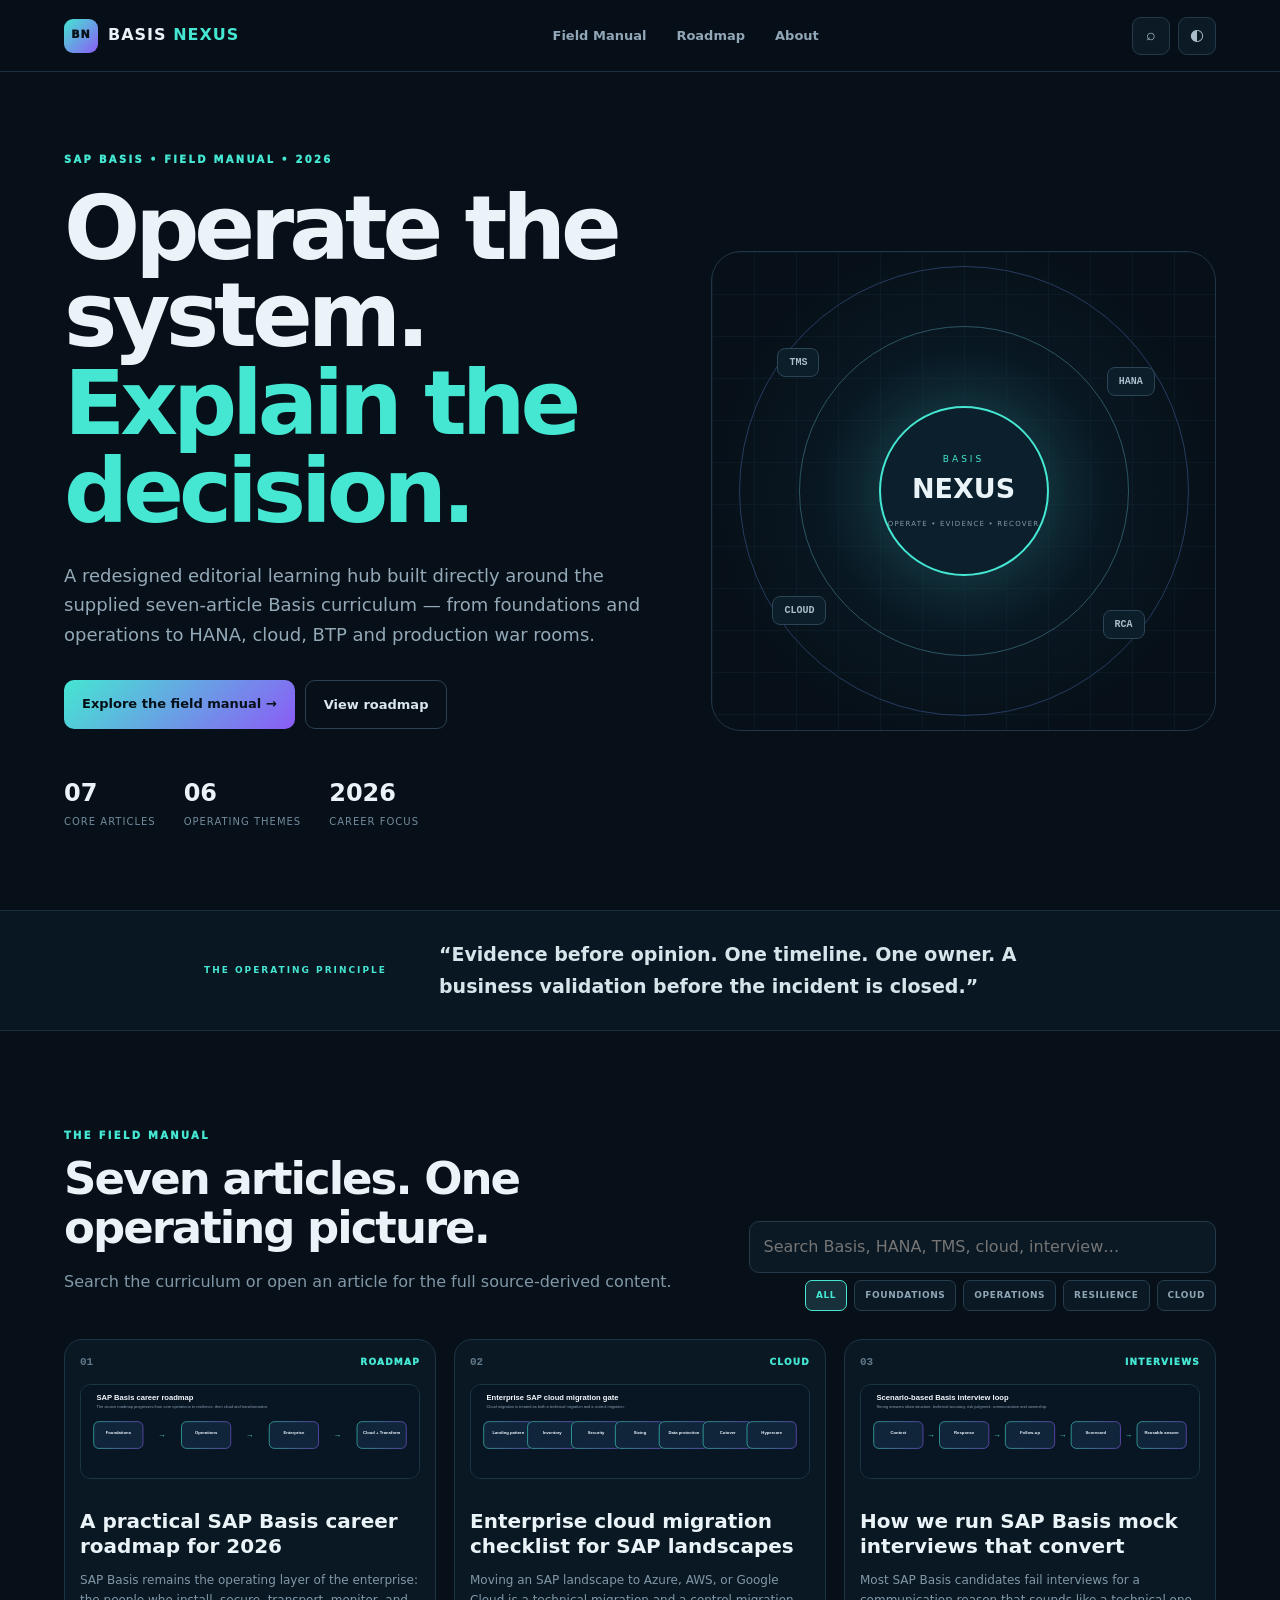
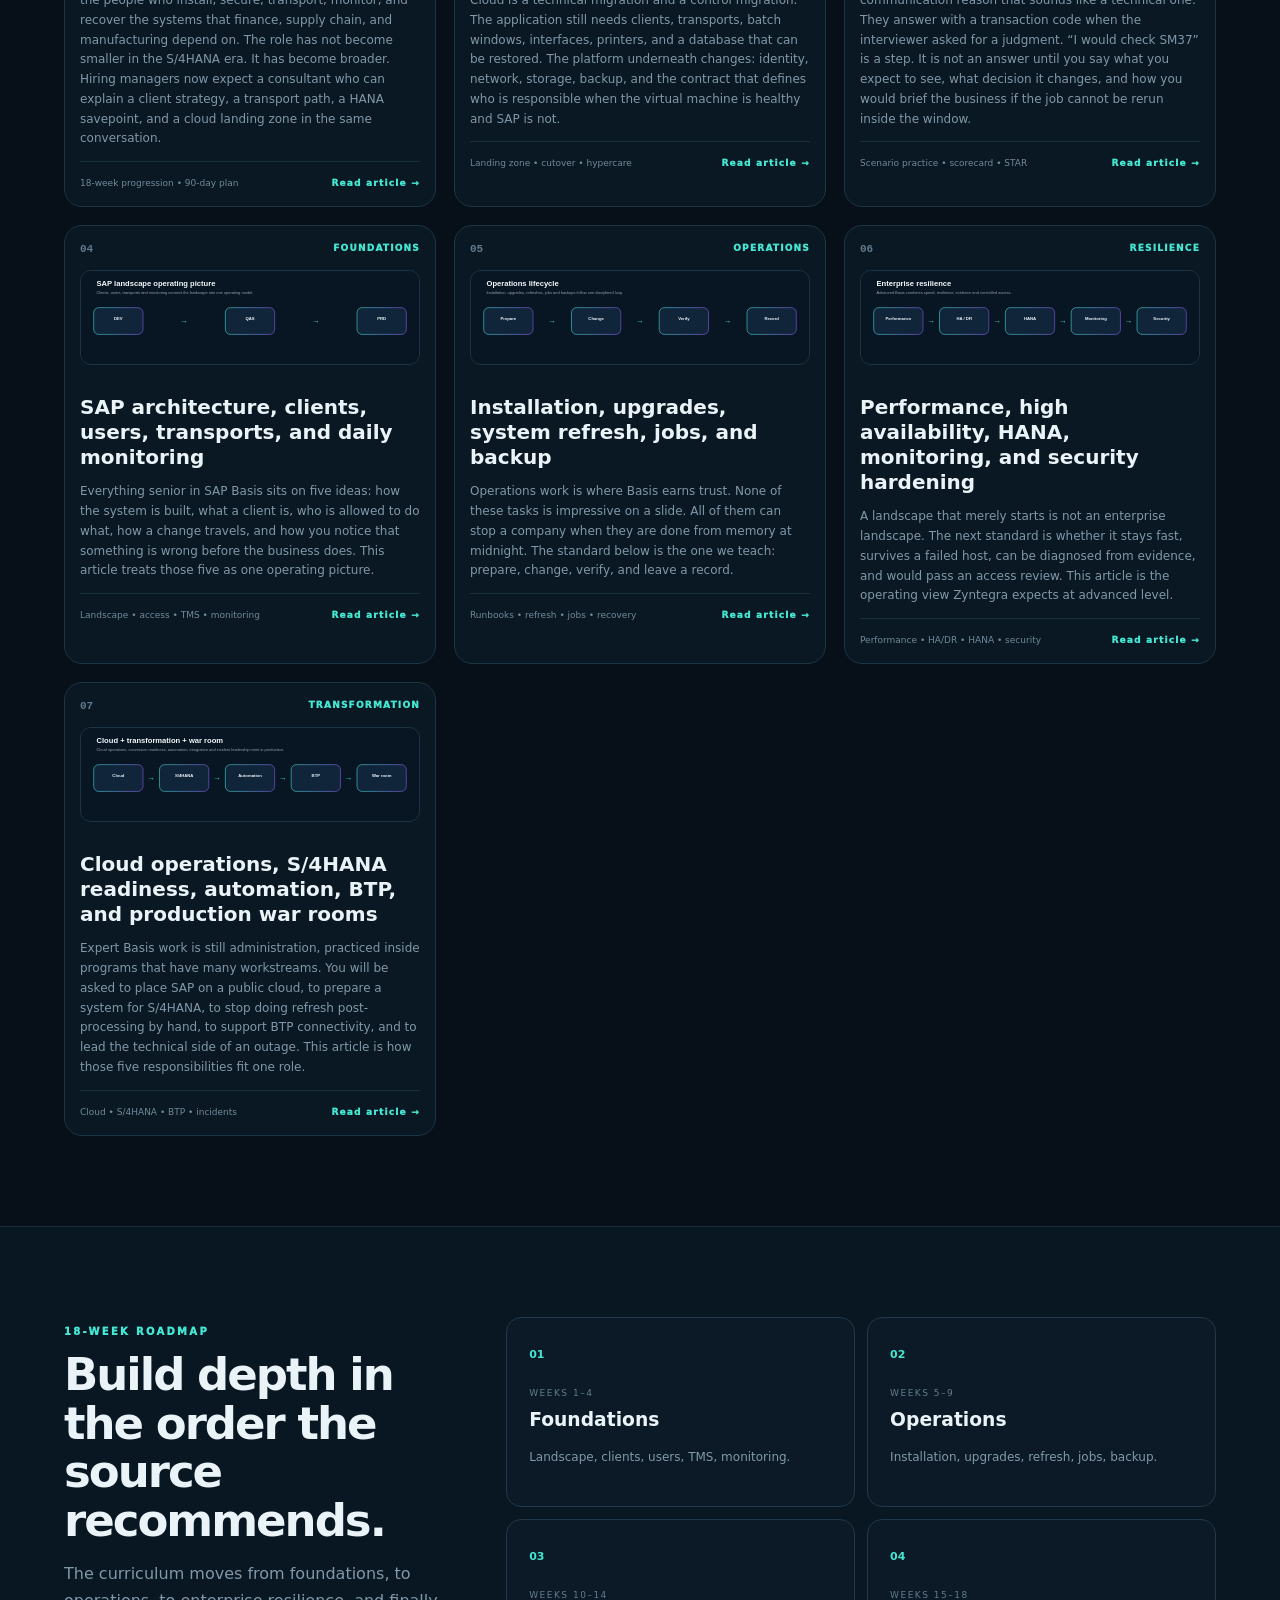
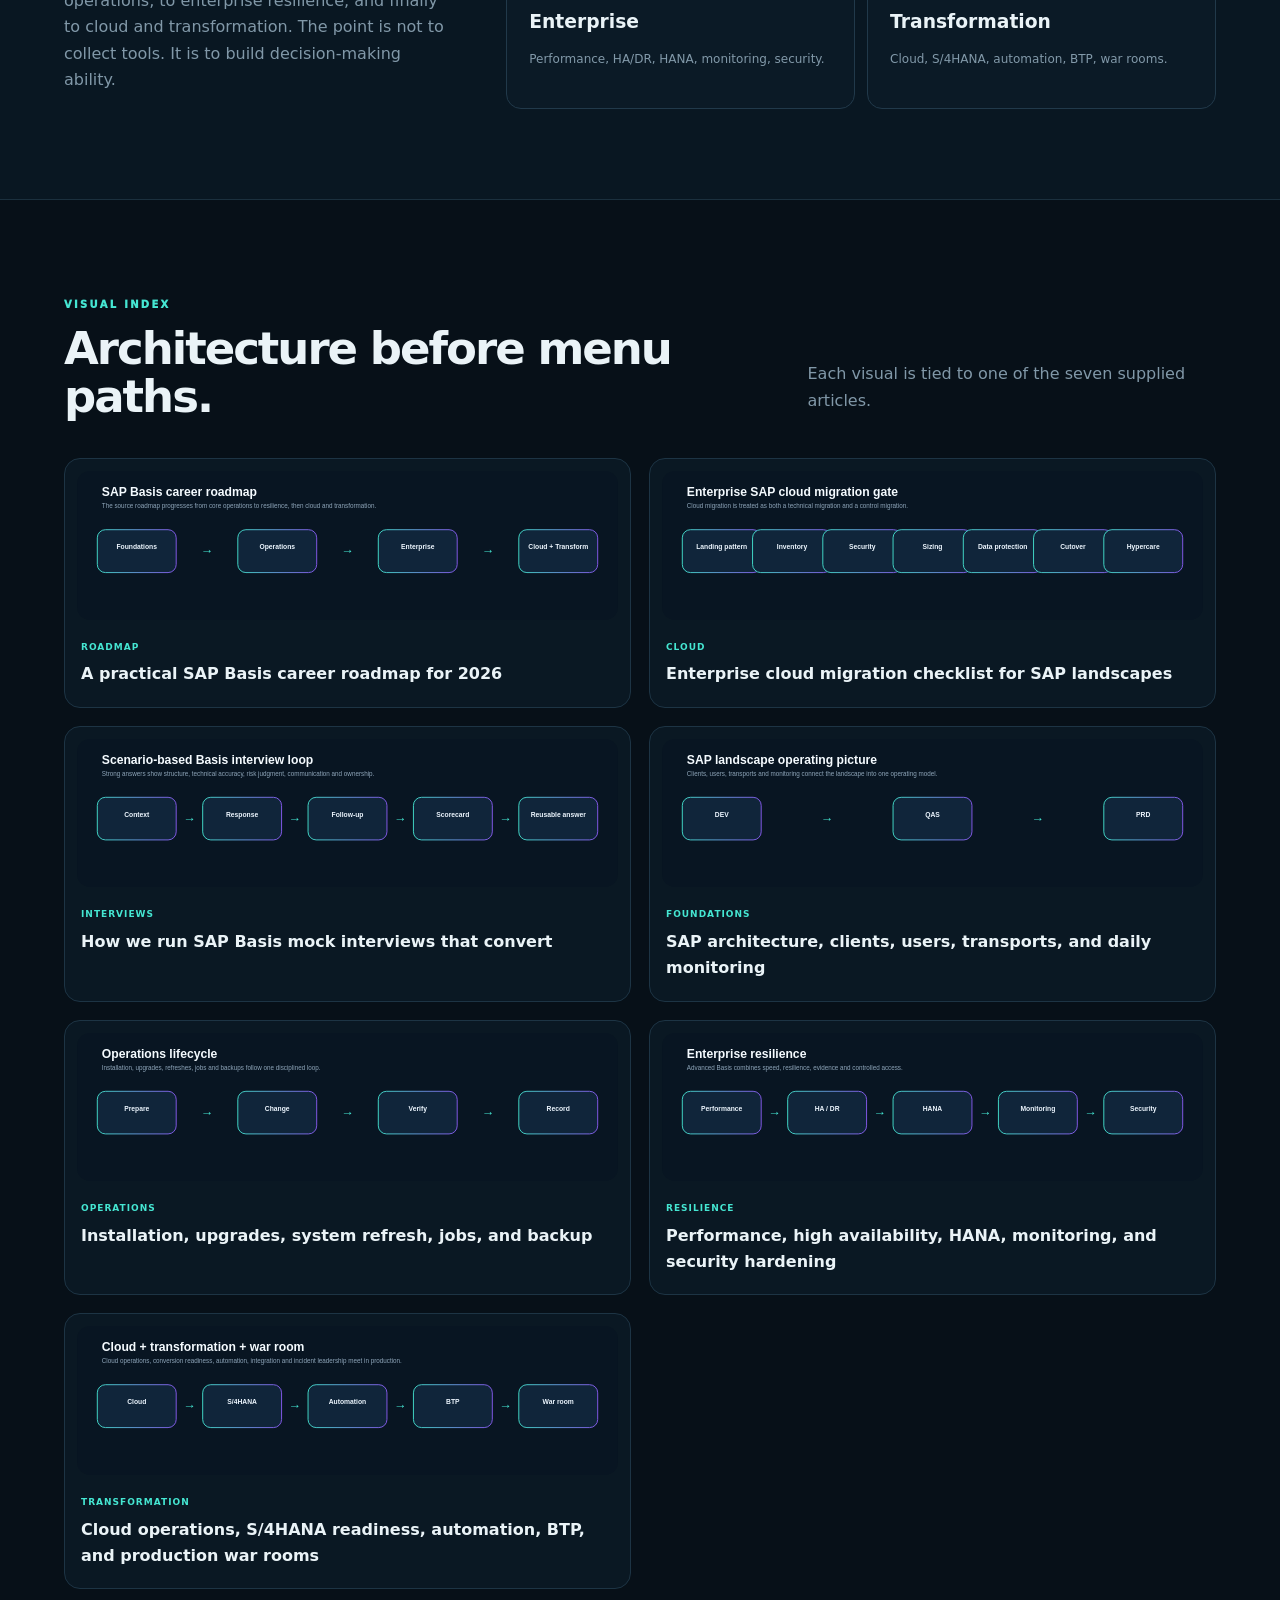
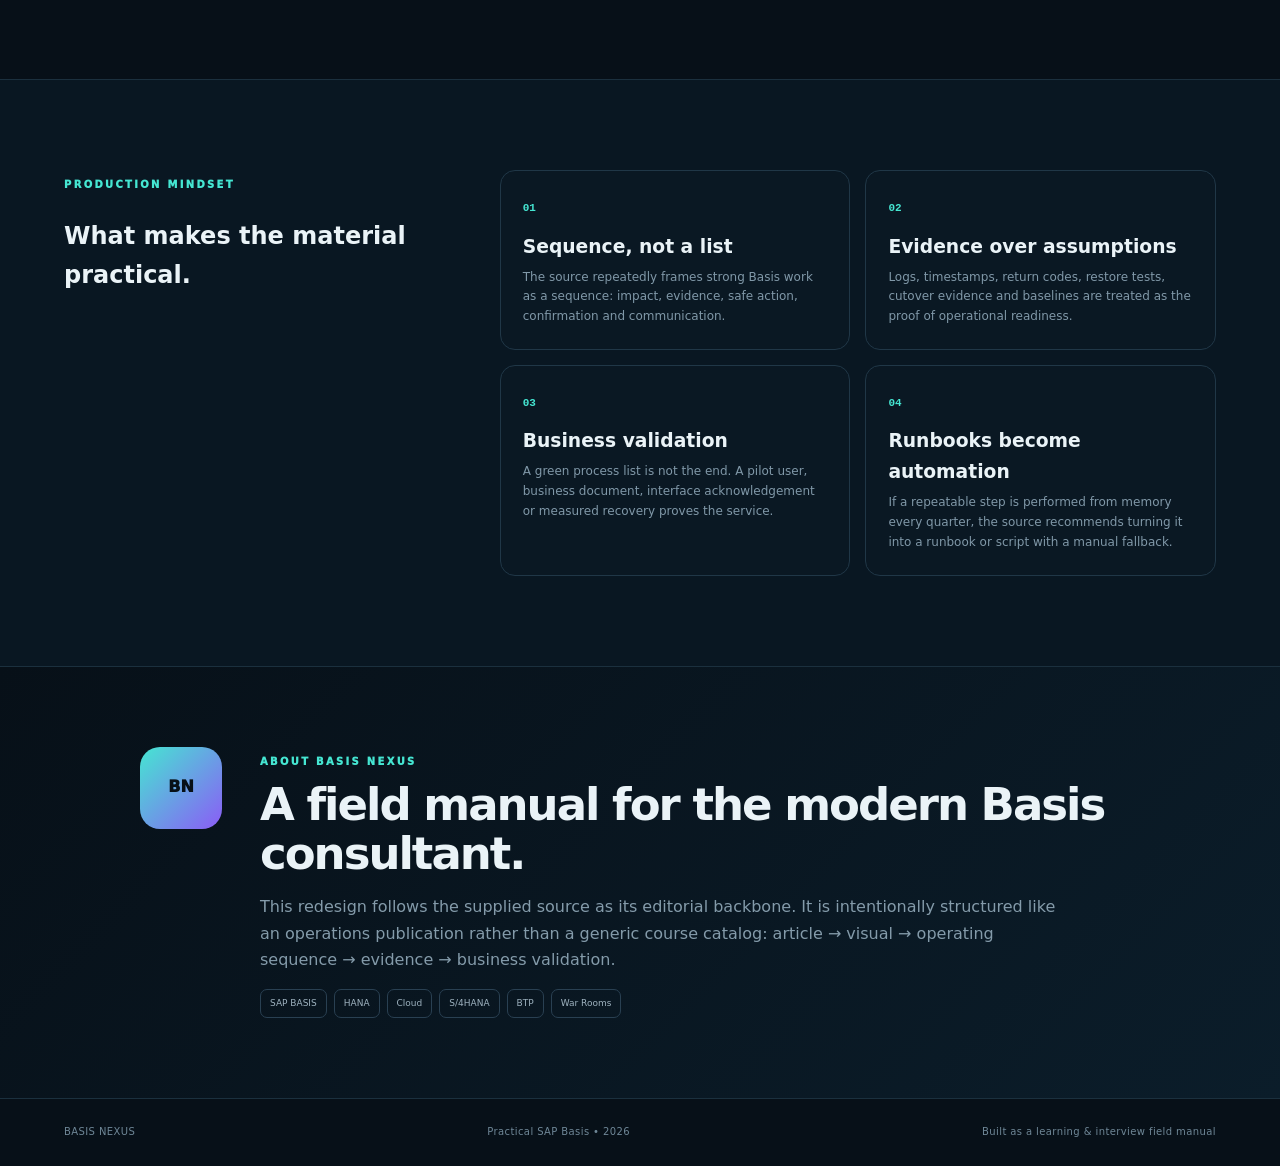
<file: index.html>
<!doctype html>
<html lang="en">
<head>
<meta charset="utf-8"><meta name="viewport" content="width=device-width,initial-scale=1">
<title>BASIS Nexus — SAP Basis Field Manual</title>
<meta name="description" content="BASIS Nexus — a practical SAP Basis field manual covering roadmap, cloud migration, interviews, architecture, operations, resilience and transformation.">
<link rel="stylesheet" href="style.css">
</head>
<body>
<div class="progress" id="progress"></div>
<header class="topbar">
  <a class="brand" href="#home"><span class="mark">BN</span><span>BASIS <i>NEXUS</i></span></a>
  <nav><a href="#articles">Field Manual</a><a href="#roadmap">Roadmap</a><a href="#about">About</a></nav>
  <div class="tools"><button id="searchBtn" aria-label="Search">⌕</button><button id="themeBtn" aria-label="Theme">◐</button></div>
</header>

<main id="home">
<section class="hero">
  <div class="hero-copy">
    <div class="eyebrow">SAP BASIS • FIELD MANUAL • 2026</div>
    <h1>Operate the system.<br><span>Explain the decision.</span></h1>
    <p>A redesigned editorial learning hub built directly around the supplied seven-article Basis curriculum — from foundations and operations to HANA, cloud, BTP and production war rooms.</p>
    <div class="hero-actions"><a class="primary" href="#articles">Explore the field manual →</a><a class="secondary" href="#roadmap">View roadmap</a></div>
    <div class="hero-metrics"><div><b>07</b><span>Core articles</span></div><div><b>06</b><span>Operating themes</span></div><div><b>2026</b><span>Career focus</span></div></div>
  </div>
  <div class="hero-visual">
    <div class="gridlines"></div>
    <div class="orbit o1"></div><div class="orbit o2"></div>
    <div class="core"><small>BASIS</small><strong>NEXUS</strong><em>OPERATE • EVIDENCE • RECOVER</em></div>
    <div class="float f1">TMS</div><div class="float f2">HANA</div><div class="float f3">CLOUD</div><div class="float f4">RCA</div>
  </div>
</section>

<section class="manifesto"><div class="manifesto-inner"><span>THE OPERATING PRINCIPLE</span><p>“Evidence before opinion. One timeline. One owner. A business validation before the incident is closed.”</p></div></section>

<section id="articles" class="section">
  <div class="section-head"><div><span class="eyebrow">THE FIELD MANUAL</span><h2>Seven articles. One operating picture.</h2><p>Search the curriculum or open an article for the full source-derived content.</p></div>
  <div class="filters"><input id="search" placeholder="Search Basis, HANA, TMS, cloud, interview…"><button class="active" data-filter="ALL">ALL</button><button data-filter="FOUNDATIONS">FOUNDATIONS</button><button data-filter="OPERATIONS">OPERATIONS</button><button data-filter="RESILIENCE">RESILIENCE</button><button data-filter="CLOUD">CLOUD</button></div></div>
  <div class="article-grid"><article class="article-card" data-search="a practical sap basis career roadmap for 2026 roadmap 18-week progression • 90-day plan" data-article="1">
      <div class="card-top"><span class="num">01</span><span class="cat">ROADMAP</span></div>
      <img src="diagrams/01-roadmap.svg" alt="A practical SAP Basis career roadmap for 2026">
      <h3>A practical SAP Basis career roadmap for 2026</h3>
      <p>SAP Basis remains the operating layer of the enterprise: the people who install, secure, transport, monitor, and recover the systems that finance, supply chain, and manufacturing depend on. The role has not become smaller in the S/4HANA era. It has become broader. Hiring managers now expect a consultant who can explain a client strategy, a transport path, a HANA savepoint, and a cloud landing zone in the same conversation.</p>
      <div class="card-bottom"><span>18-week progression • 90-day plan</span><b>Read article →</b></div>
    </article><article class="article-card" data-search="enterprise cloud migration checklist for sap landscapes cloud landing zone • cutover • hypercare" data-article="2">
      <div class="card-top"><span class="num">02</span><span class="cat">CLOUD</span></div>
      <img src="diagrams/02-cloud-migration.svg" alt="Enterprise cloud migration checklist for SAP landscapes">
      <h3>Enterprise cloud migration checklist for SAP landscapes</h3>
      <p>Moving an SAP landscape to Azure, AWS, or Google Cloud is a technical migration and a control migration. The application still needs clients, transports, batch windows, interfaces, printers, and a database that can be restored. The platform underneath changes: identity, network, storage, backup, and the contract that defines who is responsible when the virtual machine is healthy and SAP is not.</p>
      <div class="card-bottom"><span>Landing zone • cutover • hypercare</span><b>Read article →</b></div>
    </article><article class="article-card" data-search="how we run sap basis mock interviews that convert interviews scenario practice • scorecard • star" data-article="3">
      <div class="card-top"><span class="num">03</span><span class="cat">INTERVIEWS</span></div>
      <img src="diagrams/03-interview.svg" alt="How we run SAP Basis mock interviews that convert">
      <h3>How we run SAP Basis mock interviews that convert</h3>
      <p>Most SAP Basis candidates fail interviews for a communication reason that sounds like a technical one. They answer with a transaction code when the interviewer asked for a judgment. “I would check SM37” is a step. It is not an answer until you say what you expect to see, what decision it changes, and how you would brief the business if the job cannot be rerun inside the window.</p>
      <div class="card-bottom"><span>Scenario practice • scorecard • STAR</span><b>Read article →</b></div>
    </article><article class="article-card" data-search="sap architecture, clients, users, transports, and daily monitoring foundations landscape • access • tms • monitoring" data-article="4">
      <div class="card-top"><span class="num">04</span><span class="cat">FOUNDATIONS</span></div>
      <img src="diagrams/04-landscape.svg" alt="SAP architecture, clients, users, transports, and daily monitoring">
      <h3>SAP architecture, clients, users, transports, and daily monitoring</h3>
      <p>Everything senior in SAP Basis sits on five ideas: how the system is built, what a client is, who is allowed to do what, how a change travels, and how you notice that something is wrong before the business does. This article treats those five as one operating picture.</p>
      <div class="card-bottom"><span>Landscape • access • TMS • monitoring</span><b>Read article →</b></div>
    </article><article class="article-card" data-search="installation, upgrades, system refresh, jobs, and backup operations runbooks • refresh • jobs • recovery" data-article="5">
      <div class="card-top"><span class="num">05</span><span class="cat">OPERATIONS</span></div>
      <img src="diagrams/05-operations.svg" alt="Installation, upgrades, system refresh, jobs, and backup">
      <h3>Installation, upgrades, system refresh, jobs, and backup</h3>
      <p>Operations work is where Basis earns trust. None of these tasks is impressive on a slide. All of them can stop a company when they are done from memory at midnight. The standard below is the one we teach: prepare, change, verify, and leave a record.</p>
      <div class="card-bottom"><span>Runbooks • refresh • jobs • recovery</span><b>Read article →</b></div>
    </article><article class="article-card" data-search="performance, high availability, hana, monitoring, and security hardening resilience performance • ha/dr • hana • security" data-article="6">
      <div class="card-top"><span class="num">06</span><span class="cat">RESILIENCE</span></div>
      <img src="diagrams/06-resilience.svg" alt="Performance, high availability, HANA, monitoring, and security hardening">
      <h3>Performance, high availability, HANA, monitoring, and security hardening</h3>
      <p>A landscape that merely starts is not an enterprise landscape. The next standard is whether it stays fast, survives a failed host, can be diagnosed from evidence, and would pass an access review. This article is the operating view Zyntegra expects at advanced level.</p>
      <div class="card-bottom"><span>Performance • HA/DR • HANA • security</span><b>Read article →</b></div>
    </article><article class="article-card" data-search="cloud operations, s/4hana readiness, automation, btp, and production war rooms transformation cloud • s/4hana • btp • incidents" data-article="7">
      <div class="card-top"><span class="num">07</span><span class="cat">TRANSFORMATION</span></div>
      <img src="diagrams/07-cloud-warroom.svg" alt="Cloud operations, S/4HANA readiness, automation, BTP, and production war rooms">
      <h3>Cloud operations, S/4HANA readiness, automation, BTP, and production war rooms</h3>
      <p>Expert Basis work is still administration, practiced inside programs that have many workstreams. You will be asked to place SAP on a public cloud, to prepare a system for S/4HANA, to stop doing refresh post-processing by hand, to support BTP connectivity, and to lead the technical side of an outage. This article is how those five responsibilities fit one role.</p>
      <div class="card-bottom"><span>Cloud • S/4HANA • BTP • incidents</span><b>Read article →</b></div>
    </article></div>
</section>

<section id="roadmap" class="section roadmap-section">
  <div class="roadmap-copy"><span class="eyebrow">18-WEEK ROADMAP</span><h2>Build depth in the order the source recommends.</h2><p>The curriculum moves from foundations, to operations, to enterprise resilience, and finally to cloud and transformation. The point is not to collect tools. It is to build decision-making ability.</p></div>
  <div class="roadmap-track">
    <div class="phase"><b>01</b><span>WEEKS 1–4</span><h3>Foundations</h3><p>Landscape, clients, users, TMS, monitoring.</p></div>
    <div class="phase"><b>02</b><span>WEEKS 5–9</span><h3>Operations</h3><p>Installation, upgrades, refresh, jobs, backup.</p></div>
    <div class="phase"><b>03</b><span>WEEKS 10–14</span><h3>Enterprise</h3><p>Performance, HA/DR, HANA, monitoring, security.</p></div>
    <div class="phase"><b>04</b><span>WEEKS 15–18</span><h3>Transformation</h3><p>Cloud, S/4HANA, automation, BTP, war rooms.</p></div>
  </div>
</section>

<section class="section visual-section">
  <div class="section-head"><div><span class="eyebrow">VISUAL INDEX</span><h2>Architecture before menu paths.</h2></div><p>Each visual is tied to one of the seven supplied articles.</p></div>
  <div class="visual-grid">
    <div class="visual-card" data-article="1"><img src="diagrams/01-roadmap.svg" alt="A practical SAP Basis career roadmap for 2026"><div><span>ROADMAP</span><h3>A practical SAP Basis career roadmap for 2026</h3></div></div><div class="visual-card" data-article="2"><img src="diagrams/02-cloud-migration.svg" alt="Enterprise cloud migration checklist for SAP landscapes"><div><span>CLOUD</span><h3>Enterprise cloud migration checklist for SAP landscapes</h3></div></div><div class="visual-card" data-article="3"><img src="diagrams/03-interview.svg" alt="How we run SAP Basis mock interviews that convert"><div><span>INTERVIEWS</span><h3>How we run SAP Basis mock interviews that convert</h3></div></div><div class="visual-card" data-article="4"><img src="diagrams/04-landscape.svg" alt="SAP architecture, clients, users, transports, and daily monitoring"><div><span>FOUNDATIONS</span><h3>SAP architecture, clients, users, transports, and daily monitoring</h3></div></div><div class="visual-card" data-article="5"><img src="diagrams/05-operations.svg" alt="Installation, upgrades, system refresh, jobs, and backup"><div><span>OPERATIONS</span><h3>Installation, upgrades, system refresh, jobs, and backup</h3></div></div><div class="visual-card" data-article="6"><img src="diagrams/06-resilience.svg" alt="Performance, high availability, HANA, monitoring, and security hardening"><div><span>RESILIENCE</span><h3>Performance, high availability, HANA, monitoring, and security hardening</h3></div></div><div class="visual-card" data-article="7"><img src="diagrams/07-cloud-warroom.svg" alt="Cloud operations, S/4HANA readiness, automation, BTP, and production war rooms"><div><span>TRANSFORMATION</span><h3>Cloud operations, S/4HANA readiness, automation, BTP, and production war rooms</h3></div></div>
  </div>
</section>

<section class="section principles">
  <div class="principle-grid">
    <div><span class="eyebrow">PRODUCTION MINDSET</span><h2>What makes the material practical.</h2></div>
    <div class="principle"><b>01</b><h3>Sequence, not a list</h3><p>The source repeatedly frames strong Basis work as a sequence: impact, evidence, safe action, confirmation and communication.</p></div>
    <div class="principle"><b>02</b><h3>Evidence over assumptions</h3><p>Logs, timestamps, return codes, restore tests, cutover evidence and baselines are treated as the proof of operational readiness.</p></div>
    <div class="principle"><b>03</b><h3>Business validation</h3><p>A green process list is not the end. A pilot user, business document, interface acknowledgement or measured recovery proves the service.</p></div>
    <div class="principle"><b>04</b><h3>Runbooks become automation</h3><p>If a repeatable step is performed from memory every quarter, the source recommends turning it into a runbook or script with a manual fallback.</p></div>
  </div>
</section>

<section id="about" class="about-section">
  <div class="about-card"><div class="about-mark">BN</div><div><span class="eyebrow">ABOUT BASIS NEXUS</span><h2>A field manual for the modern Basis consultant.</h2><p>This redesign follows the supplied source as its editorial backbone. It is intentionally structured like an operations publication rather than a generic course catalog: article → visual → operating sequence → evidence → business validation.</p><div class="about-tags"><span>SAP BASIS</span><span>HANA</span><span>Cloud</span><span>S/4HANA</span><span>BTP</span><span>War Rooms</span></div></div></div>
</section>
</main>

<footer><span>BASIS NEXUS</span><span>Practical SAP Basis • 2026</span><span>Built as a learning & interview field manual</span></footer>

<div class="search-panel" id="searchPanel"><div class="search-inner"><button id="closeSearch">×</button><span class="eyebrow">SEARCH THE FIELD MANUAL</span><h2>Find a topic</h2><input id="globalSearch" autofocus placeholder="Try “HANA”, “refresh”, “TMS”, “war room”…"><div id="searchResults"></div></div></div>

<div class="reader" id="reader"><div class="reader-backdrop"></div><article class="reader-box"><div class="reader-head"><span id="readerCat"></span><button id="closeReader">×</button></div><div class="reader-content" id="readerContent"></div></article></div>

<script>
const articles = {"1": "<p>SAP Basis remains the operating layer of the enterprise: the people who install, secure, transport, monitor, and recover the systems that finance, supply chain, and manufacturing depend on. The role has not become smaller in the S/4HANA era. It has become broader. Hiring managers now expect a consultant who can explain a client strategy, a transport path, a HANA savepoint, and a cloud landing zone in the same conversation.</p>\n<p>This roadmap is the sequence Zyntegra uses with learners who want to be credible in production, not merely familiar with transaction codes.</p>\n<h2 id=\"what-the-role-actually-is\">What the role actually is</h2>\n<p>A Basis professional owns the technical integrity of the SAP landscape. That includes system architecture, clients, users and authorizations, the transport management system, background processing, performance, backup and recovery, high availability, and the operating system and database underneath the application. In 2026 it also includes cloud placement (Azure, AWS, or Google Cloud), S/4HANA conversion readiness, and a working knowledge of SAP Business Technology Platform integration patterns.</p>\n<p>If you cannot describe how a change moves from development to production, and what you would do when that production system stops responding at 02:00, you are not yet interview-ready — regardless of how many courses you have bookmarked.</p>\n<h2 id=\"phase-1-foundations-weeks-1-4\">Phase 1 — Foundations (weeks 1–4)</h2>\n<p>Start with the landscape, not with tools.</p>\n<ul>\n<li>Learn the three-system model: development, quality, and production, and why configuration and workbench objects travel in different ways.</li>\n<li>Become fluent in SAP GUI navigation, client concepts, and the difference between a client-dependent table and a cross-client object.</li>\n<li>Practice user administration until creating a role, tracing a missing authorization with SU53, and locking a dialog user are routine.</li>\n<li>Introduce the Transport Management System at a conceptual level: domain controller, transport routes, and the cost of an import into the wrong system.</li>\n<li>Build a daily monitoring habit: work processes, short dumps, system log, update failures, and locks.</li>\n</ul>\n<div class=\"practice\"><strong>Practice standard:</strong> you can draw your landscape on a whiteboard and walk a new user from logon to a successful transport release without notes.</div>\n<h2 id=\"phase-2-operations-weeks-5-9\">Phase 2 — Operations (weeks 5–9)</h2>\n<p>This is where most junior administrators stall, because the work looks administrative and is actually risk management.</p>\n<ul>\n<li>Installation and post-installation: profiles, licenses, system parameters, and the checks you run before anyone is allowed to log on.</li>\n<li>Kernel and support package strategy: what you read in the note, what you snapshot, and how you back out.</li>\n<li>Client copy and system refresh: when a local client copy is enough, and when a full system refresh with post-processing (BDLS, RFC destinations, batch jobs, printers) is required.</li>\n<li>Background jobs and spool: house-keeping jobs, failed chains, and why a full spool filesystem takes a system down as surely as a database outage.</li>\n<li>Backup and restore: what is in the backup set (database, kernel, profiles, transport directory) and how you would prove a restore, not merely schedule one.</li>\n</ul>\n<div class=\"practice\"><strong>Practice standard:</strong> given a written incident, you can name the first three transactions or operating-system checks and the evidence you would capture.</div>\n<h2 id=\"phase-3-enterprise-landscapes-weeks-10-14\">Phase 3 — Enterprise landscapes (weeks 10–14)</h2>\n<p>Move from “keeping the system up” to “explaining why it behaves.”</p>\n<ul>\n<li>Performance: dialog response time, expensive SQL, work-process exhaustion, and the difference between an application problem and a Basis problem.</li>\n<li>High availability and disaster recovery: single points of failure, enqueue replication, HANA system replication, and a recovery time objective you can defend.</li>\n<li>SAP HANA administration at the level a Basis consultant is expected to operate: services, backups, alerts, tenant databases, and sizing conversations with the database team.</li>\n<li>Solution Manager or its successor monitoring stack: early-watch style health, not a wall of unowned dashboards.</li>\n<li>Security hardening: password policy, RFC gateway, web dispatcher, patch cadence, and audit evidence.</li>\n</ul>\n<div class=\"practice\"><strong>Practice standard:</strong> you can brief a delivery manager in ten minutes on risk, impact, and the next safe action.</div>\n<h2 id=\"phase-4-cloud-and-transformation-weeks-15-18\">Phase 4 — Cloud and transformation (weeks 15–18)</h2>\n<p>Cloud does not replace Basis. It relocates it.</p>\n<ul>\n<li>Know how SAP is hosted on Azure, AWS, and Google Cloud: certified instance families, shared storage, backup services, and network paths to identity and integration.</li>\n<li>Treat S/4HANA conversion readiness as a technical program: custom code, add-ons, simplification items, downtime strategy, and the Basis workstream inside it.</li>\n<li>Automation: repeatable refresh, patching, and health checks. If a step is performed by memory every quarter, it belongs in a runbook or a script.</li>\n<li>Integration: BTP subaccounts, destinations, and Cloud Integration (CPI) at the level required to support connectivity, certificates, and failed messages — even if you are not the integration developer.</li>\n<li>War-room conduct: one timeline, one owner, evidence before opinion, and a written restoration of service.</li>\n</ul>\n<h2 id=\"interview-preparation-certification-and-how-you-present-yourself\">Interview preparation, certification, and how you present yourself</h2>\n<p>Sequence credentials after competence. Product certifications (C_TADM family and the current S/4HANA technology associate tracks) signal study discipline. They do not replace a story about a refresh, an upgrade, or an outage.</p>\n<p>Prepare five project stories in the STAR shape, each with a metric: downtime avoided, refresh cycle reduced, audit finding closed, queue time improved, or a failed import recovered. Put the same stories on a one-page resume and in the LinkedIn “About” section. Use job language: landscape, transport path, HANA, high availability, cloud migration, stakeholder communication.</p>\n<p>Mock interviews should be scenario-based. Reciting the menu path of STMS is not a senior answer. Explaining what you check before you import a transport during month-end close is.</p>\n<h2 id=\"a-90-day-plan-if-you-are-starting-now\">A 90-day plan if you are starting now</h2>\n<p>|   |</p>\n<p>| - |</p>\n<p>Days</p>\n<p>|   |</p>\n<p>| - |</p>\n<p>Focus</p>\n<p>|   |</p>\n<p>| - |</p>\n<p>Evidence you keep</p>\n<p>|   |</p>\n<p>| - |</p>\n<p>1–30</p>\n<p>|   |</p>\n<p>| - |</p>\n<p>Architecture, clients, users, TMS, daily monitoring</p>\n<p>|   |</p>\n<p>| - |</p>\n<p>Landscape diagram and a personal operations checklist</p>\n<p>|   |</p>\n<p>| - |</p>\n<p>31–60</p>\n<p>|   |</p>\n<p>| - |</p>\n<p>Install concepts, upgrades, refresh, jobs, backup</p>\n<p>|   |</p>\n<p>| - |</p>\n<p>One written runbook for refresh or backup verification</p>\n<p>|   |</p>\n<p>| - |</p>\n<p>61–90</p>\n<p>|   |</p>\n<p>| - |</p>\n<p>Performance, HA/DR, HANA overview, one cloud pattern, two mock interviews</p>\n<p>|   |</p>\n<p>| - |</p>\n<p>A scorecard of gaps and a revised resume</p>\n<h2 id=\"what-to-ignore-until-the-core-is-solid\">What to ignore until the core is solid</h2>\n<p>Do not start with Fiori freestyle development, BTP extension suites, or a second cloud provider. Do not collect certificates in modules you cannot support operationally. Depth in Basis, HANA, and one cloud platform will outperform a shallow tour of the entire SAP catalog.</p>\n\n<div class=\"table-wrap\"><table>\n<thead><tr><th>Days</th><th>Focus</th><th>Evidence you keep</th></tr></thead>\n<tbody>\n<tr><td>1–30</td><td>Architecture, clients, users, TMS, daily monitoring</td><td>Landscape diagram and a personal operations checklist</td></tr>\n<tr><td>31–60</td><td>Install concepts, upgrades, refresh, jobs, backup</td><td>One written runbook for refresh or backup verification</td></tr>\n<tr><td>61–90</td><td>Performance, HA/DR, HANA overview, one cloud pattern, two mock interviews</td><td>A scorecard of gaps and a revised resume</td></tr>\n</tbody></table></div>\n<h2 id=\"closing-view\">Closing view</h2>\n<p>The consultants who progress in 2026 are the ones who can operate a system and explain the decision. Follow the sequence: foundations, operations, enterprise resilience, then cloud and transformation. Use mock interviews to discover what you cannot yet say clearly. That clarity is the actual deliverable of the roadmap.</p>", "2": "<p>Moving an SAP landscape to Azure, AWS, or Google Cloud is a technical migration and a control migration. The application still needs clients, transports, batch windows, interfaces, printers, and a database that can be restored. The platform underneath changes: identity, network, storage, backup, and the contract that defines who is responsible when the virtual machine is healthy and SAP is not.</p>\n<p>Use this checklist with program leads, Basis owners, and cloud engineers in the same room. An item is done only when the evidence exists, not when a slide says it is done.</p>\n<h2 id=\"1-decide-the-landing-pattern-before-you-size-anything\">1. Decide the landing pattern before you size anything</h2>\n<p>Confirm, in writing:</p>\n<ul>\n<li>Target platform and region, including paired region for disaster recovery.</li>\n<li>Deployment pattern: rehost (lift-and-shift), replatform (certified cloud infrastructure with current operating system and database), or a combined move with an S/4HANA conversion. Do not hide a conversion inside a migration plan.</li>\n<li>Which systems move in the first wave (typically sandbox and development) and which stay until cutover (production and the interfaces it depends on).</li>\n<li>RTO and RPO agreed with the business, not assumed by the project team.</li>\n</ul>\n<p>If production RPO is fifteen minutes, a nightly snapshot policy is already a failed design.</p>\n<h2 id=\"2-inventory-the-landscape-as-it-actually-runs\">2. Inventory the landscape as it actually runs</h2>\n<p>Capture more than the SID list.</p>\n<ul>\n<li>Systems, clients, products, kernel, database version, and operating system.</li>\n<li>Host sizing: CPU, memory, storage throughput, and growth over the last twelve months.</li>\n<li>Interfaces: RFC, IDoc, files, CPI or PI, third-party tax, banks, warehouses, and SSO.</li>\n<li>Batch schedule, month-end peaks, and print or output management.</li>\n<li>Transport domain, CHARM or change process, and who may import.</li>\n<li>Current backup product, last successful restore test, and where the backup catalog lives.</li>\n</ul>\n<p>Interfaces that nobody owns are the usual reason a technically successful cutover is a business failure.</p>\n<h2 id=\"3-security-and-identity\">3. Security and identity</h2>\n<ul>\n<li>Network segmentation: SAP application subnet, database subnet, management subnet, and a controlled path for SAP GUI, Fiori, and administrators.</li>\n<li>No direct exposure of the database port to the internet. Administrative access through a bastion or private connectivity.</li>\n<li>Identity: corporate IdP for administrators, SAP user master still governed inside the application, and a named break-glass account with monitoring on its use.</li>\n<li>Key management for storage encryption and backup encryption, with owners.</li>\n<li>Certificate inventory for web dispatcher, STRUST, RFC SNC, and any Cloud Integration endpoints that will change hostname.</li>\n<li>Logging retained long enough for your audit and incident process.</li>\n</ul>\n<h2 id=\"4-sizing-and-architecture\">4. Sizing and architecture</h2>\n<p>Use current workload, not the original installation sheet.</p>\n<ul>\n<li>Choose certified instance families for SAP HANA or the database you run. Confirm the cloud provider’s SAP note or certified list for the exact version.</li>\n<li>Separate data, log, and backup volumes where the database design requires it. Shared storage for /sapmnt, /usr/sap, and the transport directory must survive a single host failure.</li>\n<li>Plan enqueue and message server placement if you run application servers separately from the database.</li>\n<li>Right-size non-production. Development does not need production-class HANA memory unless a test demands it.</li>\n<li>Include a documented path to scale up before quarter-end, not after the first incident.</li>\n</ul>\n<h2 id=\"5-data-protection\">5. Data protection</h2>\n<ul>\n<li>Backup of database, kernel, profiles, and the transport directory.</li>\n<li>Backup jobs monitored, with failure alerting to a person, not only to a dashboard.</li>\n<li>One restore test on the new platform before production cutover, including a point-in-time target if that is your RPO.</li>\n<li>Snapshots are not a backup strategy until you have restored from them and documented the timing.</li>\n</ul>\n<h2 id=\"6-migration-method-and-downtime\">6. Migration method and downtime</h2>\n<p>Select the method to match database size and the downtime window: backup/restore, HANA system replication, or a provider migration service. For each method record:</p>\n<ul>\n<li>Expected transfer duration and the last full rehearsal result.</li>\n<li>Freeze points: transports, client opening, batch jobs, interface queues, and user lock.</li>\n<li>The sequence that starts SAP, validates work processes, and opens the system to a pilot group before the full population.</li>\n<li>A rollback decision time. If you do not name the clock time at which you revert, you do not have a rollback plan.</li>\n</ul>\n<h2 id=\"7-cutover-readiness-review\">7. Cutover readiness review</h2>\n<p>Hold this review at least once before the production weekend. Each line needs an owner.</p>\n<p>|   |</p>\n<p>| - |</p>\n<p>Check</p>\n<p>|   |</p>\n<p>| - |</p>\n<p>Owner</p>\n<p>|   |</p>\n<p>| - |</p>\n<p>Evidence</p>\n<p>|   |</p>\n<p>| - |</p>\n<p>Target hosts built from the agreed image</p>\n<p>|   |</p>\n<p>| - |</p>\n<p>Cloud</p>\n<p>|   |</p>\n<p>| - |</p>\n<p>Build record</p>\n<p>|   |</p>\n<p>| - |</p>\n<p>SAP parameters and mounts verified</p>\n<p>|   |</p>\n<p>| - |</p>\n<p>Basis</p>\n<p>|   |</p>\n<p>| - |</p>\n<p>Checklist signed</p>\n<p>|   |</p>\n<p>| - |</p>\n<p>Interfaces pointed at the new endpoints</p>\n<p>|   |</p>\n<p>| - |</p>\n<p>Integration</p>\n<p>|   |</p>\n<p>| - |</p>\n<p>Test IDoc or message</p>\n<p>|   |</p>\n<p>| - |</p>\n<p>SSO and SAP GUI / Fiori entry tested</p>\n<p>|   |</p>\n<p>| - |</p>\n<p>Security</p>\n<p>|   |</p>\n<p>| - |</p>\n<p>Pilot user logon</p>\n<p>|   |</p>\n<p>| - |</p>\n<p>Backup job successful on target</p>\n<p>|   |</p>\n<p>| - |</p>\n<p>Basis</p>\n<p>|   |</p>\n<p>| - |</p>\n<p>Job log</p>\n<p>|   |</p>\n<p>| - |</p>\n<p>Monitoring and alerts routed</p>\n<p>|   |</p>\n<p>| - |</p>\n<p>Operations</p>\n<p>|   |</p>\n<p>| - |</p>\n<p>Test alert received</p>\n<p>|   |</p>\n<p>| - |</p>\n<p>Hypercare roster published</p>\n<p>|   |</p>\n<p>| - |</p>\n<p>Program</p>\n<p>|   |</p>\n<p>| - |</p>\n<p>Named shifts</p>\n<p>|   |</p>\n<p>| - |</p>\n<p>Rollback tested or explicitly accepted</p>\n<p>|   |</p>\n<p>| - |</p>\n<p>Program</p>\n<p>|   |</p>\n<p>| - |</p>\n<p>Decision record</p>\n<h2 id=\"8-hypercare\">8. Hypercare</h2>\n<p>The first ten business days are part of the migration.</p>\n<ul>\n<li>Compare dialog response, failed updates, dumps, and batch overruns with the pre-move baseline.</li>\n<li>Watch interface queues twice daily until the first month-end passes.</li>\n<li>Keep the old landscape recoverable until the business accepts the new one in writing.</li>\n<li>Convert every hypercare incident into a runbook change. A migration that does not update operations documentation will be repeated as folklore.</li>\n</ul>\n<h2 id=\"common-failures\">Common failures</h2>\n<ul>\n<li>Treating the cloud migration as a server move and discovering printers, file interfaces, and STRUST certificates on Saturday night.</li>\n<li>Copying production sizing onto every system and then missing storage throughput, which certified vCPU counts do not guarantee.</li>\n<li>Declaring success at database restore, before a user posts a document and an interface partner acknowledges it.</li>\n<li>Leaving the transport directory and /sapmnt on a single disk with no backup because “the database backup is enough.”</li>\n</ul>\n\n<div class=\"table-wrap\"><table>\n<thead><tr><th>Check</th><th>Owner</th><th>Evidence</th></tr></thead>\n<tbody>\n<tr><td>Target hosts built from the agreed image</td><td>Cloud</td><td>Build record</td></tr>\n<tr><td>SAP parameters and mounts verified</td><td>Basis</td><td>Checklist signed</td></tr>\n<tr><td>Interfaces pointed at the new endpoints</td><td>Integration</td><td>Test IDoc or message</td></tr>\n<tr><td>SSO and SAP GUI / Fiori entry tested</td><td>Security</td><td>Pilot user logon</td></tr>\n<tr><td>Backup job successful on target</td><td>Basis</td><td>Job log</td></tr>\n<tr><td>Monitoring and alerts routed</td><td>Operations</td><td>Test alert received</td></tr>\n<tr><td>Hypercare roster published</td><td>Program</td><td>Named shifts</td></tr>\n<tr><td>Rollback tested or explicitly accepted</td><td>Program</td><td>Decision record</td></tr>\n</tbody></table></div>\n<h2 id=\"closing-view\">Closing view</h2>\n<p>A cloud move is ready when security, sizing, data protection, downtime, and cutover evidence are all owned. Use the table in section 7 as the gate. If a row has no evidence, the landscape is not ready to move, however complete the architecture diagram looks.</p>", "3": "<p>Most SAP Basis candidates fail interviews for a communication reason that sounds like a technical one. They answer with a transaction code when the interviewer asked for a judgment. “I would check SM37” is a step. It is not an answer until you say what you expect to see, what decision it changes, and how you would brief the business if the job cannot be rerun inside the window.</p>\n<p>Zyntegra mock interviews are built to close that gap. The studio on this site uses the same shape: a scenario, a spoken or written response, and a scorecard that names the topics you skipped.</p>\n<h2 id=\"what-hiring-managers-are-actually-scoring\">What hiring managers are actually scoring</h2>\n<p>Across consulting firms and enterprise IT teams, the scorecard is remarkably stable.</p>\n<p>|   |</p>\n<p>| - |</p>\n<p>Dimension</p>\n<p>|   |</p>\n<p>| - |</p>\n<p>What a strong answer shows</p>\n<p>|   |</p>\n<p>| - |</p>\n<p>Structure</p>\n<p>|   |</p>\n<p>| - |</p>\n<p>Situation, what you checked, what you changed, how you confirmed</p>\n<p>|   |</p>\n<p>| - |</p>\n<p>Technical accuracy</p>\n<p>|   |</p>\n<p>| - |</p>\n<p>Correct objects, realistic sequence, no invented transactions</p>\n<p>|   |</p>\n<p>| - |</p>\n<p>Risk judgment</p>\n<p>|   |</p>\n<p>| - |</p>\n<p>You protect production before you satisfy curiosity</p>\n<p>|   |</p>\n<p>| - |</p>\n<p>Communication</p>\n<p>|   |</p>\n<p>| - |</p>\n<p>A manager can repeat your summary without translating it</p>\n<p>|   |</p>\n<p>| - |</p>\n<p>Ownership</p>\n<p>|   |</p>\n<p>| - |</p>\n<p>You say what you would escalate and when</p>\n<p>A candidate who knows every menu path and cannot sequence an incident will lose to a candidate who knows fewer transactions and runs a calm investigation.</p>\n<h2 id=\"the-four-part-drill-we-use\">The four-part drill we use</h2>\n<p class=\"strongline\"><strong>1. Context.</strong> The prompt names the system, the time, and the business impact. Example: a critical background job did not run before the warehouse opened. You are the Basis owner. Production is otherwise up.</p>\n<p class=\"strongline\"><strong>2. Response.</strong> You explain your path. We expect a sequence, not a list. Start with impact and scope (one job, one chain, one system), then evidence (SM37 job log, spool, system log, locks, database), then the safe action, then how you inform the business.</p>\n<p class=\"strongline\"><strong>3. Follow-up.</strong> The interviewer changes one fact. The job log shows a missing variant. Or the update processes are stuck. Or the same failure happened after last week’s kernel patch. You must adjust. Repeating the first answer is the most common failure in this phase.</p>\n<p class=\"strongline\"><strong>4. Scorecard.</strong> You receive the topics you covered, the topics you missed, and a model structure you can reuse. The model is not a script to memorize. It is a skeleton: impact, evidence, action, confirmation, communication.</p>\n<h2 id=\"scenarios-that-separate-levels\">Scenarios that separate levels</h2>\n<p>Use these as practice. Answer out loud. Record yourself once. The recording is usually more informative than another hour of reading.</p>\n<p class=\"strongline\"><strong>Foundation.</strong> A new dialog user cannot post in a client where colleagues can. Walk through user validity, lock, role assignment, profile comparison, and SU53. Say what you will not do: you will not grant SAP_ALL to “test.”</p>\n<p class=\"strongline\"><strong>Operations.</strong> A transport imported cleanly in quality and failed in production with a return code that points at an object lock or a missing dependency. Explain the checks before a re-import, and why you involve the developer instead of forcing the import during close.</p>\n<p class=\"strongline\"><strong>Resilience.</strong> Dialog response time doubled after a refresh. Where do you look first: work processes, expensive statements, missing statistics, wrong buffer parameters copied from production onto a smaller host, or an interface storm from destinations that still point at production?</p>\n<p class=\"strongline\"><strong>Cloud and change.</strong> You are patching kernel in a maintenance window on a cloud-hosted production system. What is snapshotted, who is allowed to decide go or no-go, and what evidence ends the window?</p>\n<h2 id=\"how-to-speak-so-the-answer-is-reusable\">How to speak so the answer is reusable</h2>\n<p>Adopt a fixed spoken structure. It keeps you from wandering when you are nervous.</p>\n<ol>\n<li><strong>Restate the impact</strong> in one sentence so the interviewer knows you heard the business problem.</li>\n<ol>\n<li><strong>State your first check and why.</strong> “I start in SM37 because I need the job status and the step that failed before I touch the variant or the program.”</li>\n<ol>\n<li><strong>Name the branch.</strong> “If the log shows an authorization failure, I stop and trace the step user. If it shows a predecessor job still active, I do not restart anything.”</li>\n<ol>\n<li><strong>Close with communication.</strong> “I tell the warehouse lead the job will not finish by open, and I give the next update time.”</li>\n</ol>\n<p>Write this structure at the top of your notes page. Interviewers expect notes. They do not expect you to read a paragraph.</p>\n<h2 id=\"what-we-mark-down\">What we mark down</h2>\n<ul>\n<li>Listing five transactions with no order.</li>\n<li>Changing production to test a theory, including opening the client or running an unplanned report.</li>\n<li>Blaming “the functional team” with no evidence you looked at the technical layer you own.</li>\n<li>Claiming a certification replaces a project story.</li>\n<li>Inventing a metric. “We improved performance by 40%” is only useful if you can say measured from where, over what period.</li>\n</ul>\n<h2 id=\"how-to-prepare-in-the-ten-days-before-a-real-interview\">How to prepare in the ten days before a real interview</h2>\n<p>|   |</p>\n<p>| - |</p>\n<p>Day</p>\n<p>|   |</p>\n<p>| - |</p>\n<p>Work</p>\n<p>|   |</p>\n<p>| - |</p>\n<p>1–2</p>\n<p>|   |</p>\n<p>| - |</p>\n<p>Write five project stories with your actual role, action, and result</p>\n<p>|   |</p>\n<p>| - |</p>\n<p>3–4</p>\n<p>|   |</p>\n<p>| - |</p>\n<p>Answer eight scenarios out loud using the four-step structure</p>\n<p>|   |</p>\n<p>| - |</p>\n<p>5</p>\n<p>|   |</p>\n<p>| - |</p>\n<p>One full mock with a timer. Review only the missed topics</p>\n<p>|   |</p>\n<p>| - |</p>\n<p>6–7</p>\n<p>|   |</p>\n<p>| - |</p>\n<p>Rebuild weak topics: TMS, refresh, HANA backup, or HA — whichever the scorecard named</p>\n<p>|   |</p>\n<p>| - |</p>\n<p>8</p>\n<p>|   |</p>\n<p>| - |</p>\n<p>Second mock. Compare the two scorecards</p>\n<p>|   |</p>\n<p>| - |</p>\n<p>9</p>\n<p>|   |</p>\n<p>| - |</p>\n<p>Edit the resume so each bullet could survive the question “what did you personally do?”</p>\n<p>|   |</p>\n<p>| - |</p>\n<p>10</p>\n<p>|   |</p>\n<p>| - |</p>\n<p>Rest. Reread only your five stories and your personal checklist</p>\n<h2 id=\"for-corporate-teams\">For corporate teams</h2>\n<p>The same framework trains a bench, not only a job seeker. Run a monthly scenario for the Basis group. Score structure and risk judgment, not speed. Publish the model answer internally after the session so the team converges on one investigation style. Teams that practice incidents before the incident write better tickets during the incident.</p>\n\n<div class=\"table-wrap\"><table>\n<thead><tr><th>Dimension</th><th>What a strong answer shows</th></tr></thead>\n<tbody>\n<tr><td>Structure</td><td>Situation, what you checked, what you changed, how you confirmed</td></tr>\n<tr><td>Technical accuracy</td><td>Correct objects, realistic sequence, no invented transactions</td></tr>\n<tr><td>Risk judgment</td><td>You protect production before you satisfy curiosity</td></tr>\n<tr><td>Communication</td><td>A manager can repeat your summary without translating it</td></tr>\n<tr><td>Ownership</td><td>You say what you would escalate and when</td></tr>\n</tbody></table></div>\n<h2 id=\"closing-view\">Closing view</h2>\n<p>A mock interview converts when it changes the next answer, not when it flatters the last one. Take the scenario seriously, sequence the evidence, and leave the interviewer with a summary they could paste into a handover. That is the skill production teams hire for.</p>", "4": "<p>Everything senior in SAP Basis sits on five ideas: how the system is built, what a client is, who is allowed to do what, how a change travels, and how you notice that something is wrong before the business does. This article treats those five as one operating picture.</p>\n<h2 id=\"sap-architecture-and-the-system-landscape\">SAP architecture and the system landscape</h2>\n<p>An SAP system is an application server layer plus a database, identified by a system ID (SID). Dialog, background, update, enqueue, and spool work processes share that database. Users do not “connect to a table.” They occupy a work process that executes ABAP (or a related runtime) against the database on their behalf.</p>\n<p>A professional landscape separates risk:</p>\n<p>|   |</p>\n<p>| - |</p>\n<p>System</p>\n<p>|   |</p>\n<p>| - |</p>\n<p>Purpose</p>\n<p>|   |</p>\n<p>| - |</p>\n<p>What must never be casual</p>\n<p>|   |</p>\n<p>| - |</p>\n<p>Development (DEV)</p>\n<p>|   |</p>\n<p>| - |</p>\n<p>Build and unit-level configuration</p>\n<p>|   |</p>\n<p>| - |</p>\n<p>Uncontrolled production data</p>\n<p>|   |</p>\n<p>| - |</p>\n<p>Quality (QAS)</p>\n<p>|   |</p>\n<p>| - |</p>\n<p>Integration test and import rehearsal</p>\n<p>|   |</p>\n<p>| - |</p>\n<p>Skipping it to “save a day”</p>\n<p>|   |</p>\n<p>| - |</p>\n<p>Production (PRD)</p>\n<p>|   |</p>\n<p>| - |</p>\n<p>Business execution</p>\n<p>|   |</p>\n<p>| - |</p>\n<p>Experiments, open clients, emergency imports without a record</p>\n<p>Sandbox and training systems are useful. They are not a substitute for a quality system that resembles production in product version, add-ons, and critical interfaces.</p>\n<p>When you explain architecture in an interview or a design review, include: SID, database platform, number of application servers, where the enqueue and message server run, and which system is the transport domain controller. That is a landscape. A list of hostnames is an inventory.</p>\n<h2 id=\"sap-gui-clients-and-navigation\">SAP GUI, clients, and navigation</h2>\n<p>The client is a logical partition inside one SAP system. Users, customizing, and much application data are client-dependent. Repository objects (programs, tables definitions, many workbench objects) are client-independent: import them once and every client in that system sees them.</p>\n<p>Consequences you should be able to say out loud:</p>\n<ul>\n<li>A user in client 100 is not a user in client 200 until you create or copy that user.</li>\n<li>Customizing recorded in one client does not appear in another until you transport or copy it.</li>\n<li>A workbench transport changes the whole system, not “just the client someone was testing in.”</li>\n</ul>\n<p>Day-one navigation is not trivia. You should move without searching the menu for: your own user defaults (SU3), locked users and password resets (SU01), authorization trace (SU53 / ST01 with care), system log (SM21), dumps (ST22), work processes (SM50 / SM66), and lock entries (SM12). Speed here is professionalism. It tells a reviewer you have sat in the system.</p>\n<p>Logon groups and message-server load balancing matter as soon as you have more than one application server. Users should not be pointed at a single dialog host by habit.</p>\n<h2 id=\"user-administration-that-survives-an-audit\">User administration that survives an audit</h2>\n<p>User administration is access control, not data entry.</p>\n<p>Create users with a defined validity, a user type that matches the purpose (dialog, system, service, communication, reference), and no shared dialog accounts. System and communication users belong to interfaces and jobs. They should not be used by a person to look around production.</p>\n<p>Roles should be job-based. SAP_ALL and SAP_NEW are emergency or installation tools, not a convenience for a project member who is in a hurry. If you must use a broad profile in a non-production emergency, time-limit it and record the ticket.</p>\n<p>A sound access review checks:</p>\n<ul>\n<li>Dialog users who have not logged on in the agreed period.</li>\n<li>Users with wide profiles in production.</li>\n<li>Service users with a dialog-capable password policy violation.</li>\n<li>Firefighter or emergency access that was not closed after the incident.</li>\n</ul>\n<p>When a user reports “I have no authorization,” start with SU53 for the failed check, confirm the client and the user type, and compare with a colleague who can perform the same step. Do not add a profile because the business is waiting. The business is also waiting on the audit six months later.</p>\n<h2 id=\"transport-management-system\">Transport Management System</h2>\n<p>TMS is the change path. Treat it as a safety system.</p>\n<p>The transport domain has a domain controller, typically the production or a dedicated system, that owns the topology. Transport routes describe how a released transport moves, usually DEV to QAS to PRD. Transport groups share a transport directory. If two systems cannot see the same files, the route diagram is fiction.</p>\n<p>A clean change looks like this:</p>\n<ol>\n<li>The object is recorded in a transport request in the development client that is open for that change.</li>\n<ol>\n<li>The request is released only when the owner has checked the object list. Releasing “everything in my name” is how unrelated changes reach production together.</li>\n<ol>\n<li>The import into quality is the rehearsal: return code, sequence, and downtime-sensitive objects.</li>\n<ol>\n<li>The production import happens in a window, by a named person, with the queue inspected first.</li>\n</ol>\n<p>Return codes are part of the language. 0 and 4 need interpretation (4 is a warning you must actually read). 8 and above are failures. Importing again without reading the log is how a landscape drifts.</p>\n<p>Before any production import, know whether the client is closed, whether month-end or a pricing run is in progress, and whether the transport contains table contents that overwrite production customizing. Workbench and customizing requests are not interchangeable risks.</p>\n<p>Client settings (SCC4) deserve the same seriousness. A production client opened for customizing “just for an hour” without a transport is an unsupported change. If the business truly cannot wait for the path, use the emergency process your company defined, then create the transport that documents what happened.</p>\n<h2 id=\"system-monitoring-fundamentals\">System monitoring fundamentals</h2>\n<p>Monitoring is a routine, not a tool purchase. A morning check that takes twenty minutes prevents a noon incident that takes four hours.</p>\n<p class=\"strongline\"><strong>Work processes.</strong> Dialog processes all in use means users wait even though the host looks idle in a simple CPU chart. Background processes exhausted means the job chain slips. Update processes stuck means documents hang and the business starts calling about “the system spinning.”</p>\n<p class=\"strongline\"><strong>Dumps (ST22).</strong> Sort by frequency, not by the first dramatic short text. A new dump after a transport is a transport problem until proven otherwise.</p>\n<p class=\"strongline\"><strong>System log (SM21).</strong> Database errors, network reconnects, and gateway failures show here before they become a user complaint.</p>\n<p class=\"strongline\"><strong>Update failures (SM13).</strong> An update failure is a business document that did not finish. It is not a Basis curiosity. Identify whether it is one user, one function module, or a full update stop.</p>\n<p class=\"strongline\"><strong>Locks (SM12).</strong> Old lock entries, especially after a failed session or a crashed app server, block posting. Remove them only when you know the owner session is gone.</p>\n<p class=\"strongline\"><strong>Database and filesystem.</strong> Tablespace or HANA disk, /usr/sap, and the transport directory filling up are classic “the system is down” causes that are completely visible the day before.</p>\n<p class=\"strongline\"><strong>Jobs (SM37).</strong> Confirm the house-keeping jobs that your standard build expects: spool cleanup, background job cleanup, and any customer chains that must finish before business open.</p>\n<p>Write the routine down. A checklist that lives in someone’s head leaves with them.</p>\n<h2 id=\"how-the-five-topics-connect\">How the five topics connect</h2>\n<p>A user cannot post (user administration) in a client that was refreshed badly (clients) because a transport of roles never reached production (TMS), and the dumps have been growing since last night (monitoring), on a system whose update work processes sit on an application server you cannot describe (architecture). Strong consultants do not debug these as five unrelated subjects. They walk the chain.</p>\n<h2 id=\"what-to-practice-this-week\">What to practice this week</h2>\n<ul>\n<li>Draw one landscape and mark the domain controller and the transport route.</li>\n<li>In a training system, create a dialog user with a narrow role, reproduce an authorization failure, and resolve it from SU53 without using a wide profile.</li>\n<li>Release a trivial customizing request and import it to the next system. Read the log even if the return code is 0.</li>\n<li>Run the morning checklist for five consecutive days and note what you skipped when you were short on time. The items you skip are the ones to automate or to put first.</li>\n</ul>\n<h2 id=\"closing-view\">Closing view</h2>\n<p>Architecture, clients, users, transports, and monitoring are the whole job in miniature. If you can explain them with a specific system in mind, later topics — refresh, performance, HANA, cloud — have somewhere to attach. If you cannot, those later topics become vocabulary.</p>", "5": "<p>Operations work is where Basis earns trust. None of these tasks is impressive on a slide. All of them can stop a company when they are done from memory at midnight. The standard below is the one we teach: prepare, change, verify, and leave a record.</p>\n<h2 id=\"installation-and-post-installation\">Installation and post-installation</h2>\n<p>An installation is finished when a named administrator can log on and the system is safe for the next person, not when the installer wizard reports success.</p>\n<p>Before you start, confirm the product availability matrix: operating system, database, kernel, and SAP product versions that are supported together. Confirm hostname, SID, instance numbers, and that they do not collide with an existing system in the landscape. Confirm time synchronization. SAP systems that disagree about time produce certificates, logs, and job schedules you cannot reason about.</p>\n<p>During installation, keep the log. If it fails, the log is the product, not a nuisance.</p>\n<p>Post-installation is the real work:</p>\n<ul>\n<li>Apply the license and confirm the installation number and hardware key.</li>\n<li>Set system parameters you refuse to inherit blindly from a template: memory management, login parameters, and password rules appropriate to the tier.</li>\n<li>Create the client strategy. Decide which client is the golden customizing client and which clients are for test users. Do not leave the delivery clients open.</li>\n<li>Configure TMS participation, printers only if needed, and backup of profiles and kernel immediately — before project users arrive.</li>\n<li>Lock or delete sample and SAP\\* behavior according to your security standard. The early administration user is not a permanent shared login.</li>\n<li>Import the support package stack you actually intend to run. “We will patch later” often means the project develops on a stack you will never go live with.</li>\n</ul>\n<p>Document the instance profile path, database backup method, and the person who owns the system. An undocumented new system is already drifting.</p>\n<h2 id=\"kernel-and-support-package-upgrades\">Kernel and support package upgrades</h2>\n<p>Upgrades are controlled risk. The note, the stack, and the back-out plan matter more than the speed of SUM or SPAM.</p>\n<p class=\"strongline\"><strong>Read before you schedule.</strong> The support package or kernel note states prerequisites, known regressions, and whether a downtime is required. Adjacent components (HANA revision, operating system libraries, SAP Host Agent) often move together. Upgrading the kernel and hoping the database revision is “close enough” is a common outage pattern.</p>\n<p class=\"strongline\"><strong>Prepare.</strong></p>\n<ul>\n<li>Full backup that you could restore, plus a filesystem copy of kernel and profiles.</li>\n<li>Enough disk for the shadow instance or the upgrade directory, checked with a number, not a glance.</li>\n<li>A locked transport window so nobody releases a change into a system that is halfway through a stack.</li>\n<li>Agreement on the last return point: the clock time at which you restore instead of debugging forward.</li>\n</ul>\n<p class=\"strongline\"><strong>Execute in quality first.</strong> Production is the second run. Capture the exact target stack, the duration, and every warning you chose to ignore, with a reason.</p>\n<p class=\"strongline\"><strong>Verify.</strong> Work processes start, all instances join, batch jobs resume, RFC destinations answer, and a business pilot can post a document. Technical “green” with a broken interface is not a completed upgrade.</p>\n<p class=\"strongline\"><strong>Kernel swaps</strong> specifically: keep the previous kernel directory. A kernel regression is one of the few production problems you can reverse in minutes if you prepared the old kernel and you do not panic.</p>\n<h2 id=\"client-copy-and-system-refresh\">Client copy and system refresh</h2>\n<p>These are different operations. People use the words loosely and then refresh a system they meant only to copy a client inside.</p>\n<p class=\"strongline\"><strong>Client copy</strong> (local or remote) duplicates client-dependent data into another client. It is appropriate for creating a test client or aligning customizing. It does not rebuild the database, the kernel, or cross-client repository objects. Repository objects are already shared across clients in that system.</p>\n<p class=\"strongline\"><strong>System refresh</strong> replaces a target system’s data with a copy of another system, usually production into quality. The database moves. The technical identity of the target (SID, hostname, TMS membership) must be put back deliberately. This is why refreshes fail in the week after, not during the restore.</p>\n<p>A professional refresh runbook includes:</p>\n<ol>\n<li>Exports you must preserve from the target: RFC destinations, user lists if required, printer definitions, batch jobs, TMS configuration, certificates, and any interface passwords stored in the target.</li>\n<ol>\n<li>Source backup or copy method and the time stamp of the data.</li>\n<ol>\n<li>Restore into the target.</li>\n<ol>\n<li>Post-processing: BDLS or equivalent logical system conversion, RFC rewiring, lock of production users in the non-production copy, scramble or mask sensitive data if policy requires it, reset of batch jobs so production chains do not run against test partners, and correction of printer and file paths.</li>\n<ol>\n<li>Validation with the functional team: one document posts, one interface is examined, login works, and the system is not still pointing at production partners.</li>\n</ol>\n<p>The most expensive refresh mistake is a quality system that still sends IDocs, payments, or emails to production partners. Suspend outbound interfaces before users are unlocked. Verify, then open.</p>\n<p>Also decide data volume. A full copy of production into a quality host that is half the size will pass the restore and fail the first dialog test. Size the target or reduce the scope honestly.</p>\n<h2 id=\"background-jobs-and-spool\">Background jobs and spool</h2>\n<p>Background processing is application operations that Basis is accountable for keeping healthy.</p>\n<p>Standard house-keeping jobs exist for a reason: deleting old job logs, cleaning spool, and related cleanup. If they are not scheduled, you will eventually fill a filesystem or make SM37 unusable, and you will discover it during an incident you needed SM37 to diagnose.</p>\n<p>When a job fails, read the job log and the spool of the failed step before you restart it. Restarting a job that posted half a financial document, or that failed because a predecessor is still running, doubles the damage. Check:</p>\n<ul>\n<li>The step user and its authorizations.</li>\n<li>Variants and whether the variant still exists after a refresh.</li>\n<li>External commands and whether the operating-system path exists on this host.</li>\n<li>Work process type BTC availability (SM50).</li>\n<li>Locks and update failures if the job updates documents.</li>\n</ul>\n<p>Spool administration is not clerical. A full global spool directory stops printing and can stop work processes that are waiting on spool. Output devices should be named, owned, and tested after every refresh. Access methods and host printers that pointed at production must be reviewed.</p>\n<p>Job scheduling discipline: production jobs have an owner, a calendar, and a monitoring expectation. “It has always run at 01:15” is not a design. Document dependencies. A chain that nobody can draw cannot be recovered calmly.</p>\n<h2 id=\"backup-and-restore-strategies\">Backup and restore strategies</h2>\n<p>A backup you have not restored is a hope. Design the backup around the restore you intend to perform.</p>\n<p class=\"strongline\"><strong>What must be protected</strong></p>\n<ul>\n<li>The database, with a method that meets the RPO (full plus logs, or the HANA equivalent of full, differential, and log backups).</li>\n<li>The SAP kernel and instance profiles.</li>\n<li>The transport directory, because released transports are business changes that may not yet be in every system.</li>\n<li>Certificates and any documented secrets required to rebuild connectivity.</li>\n</ul>\n<p class=\"strongline\"><strong>Operating principles</strong></p>\n<ul>\n<li>Backups run on a schedule that does not collide with the heaviest batch, or the collision is accepted in writing.</li>\n<li>Failures alert a person. A red icon on a console that nobody watches is not an alert.</li>\n<li>Retention matches legal and operational need. Longer retention is not free; it must still be restorable.</li>\n<li>Non-production systems are backed up to the level their rebuild cost justifies. Development with three weeks of unreleased work and no backup is a project risk, not a technical footnote.</li>\n</ul>\n<p class=\"strongline\"><strong>Restore practice</strong></p>\n<p>Once a quarter, or at least twice a year, restore to a scratch system or isolated host. Measure the time to a started SAP instance and to a business-level check. That measured number is your real RTO. The number in the policy document is a wish until then.</p>\n<p>Know the difference between restoring the database onto the same host and rebuilding a host from nothing. Cloud snapshots accelerate the second case only if application-consistent behavior and database log position are understood. A snapshot taken while the database was writing, with no database-aware consistency, can start and then corrupt.</p>\n<p>After any restore into a different SID or hostname, assume you must repeat the refresh post-processing list. The database does not know it has changed identity.</p>\n<h2 id=\"a-single-standard-for-all-five\">A single standard for all five</h2>\n<p>|   |</p>\n<p>| - |</p>\n<p>Task</p>\n<p>|   |</p>\n<p>| - |</p>\n<p>Prepare</p>\n<p>|   |</p>\n<p>| - |</p>\n<p>Change</p>\n<p>|   |</p>\n<p>| - |</p>\n<p>Verify</p>\n<p>|   |</p>\n<p>| - |</p>\n<p>Record</p>\n<p>|   |</p>\n<p>| - |</p>\n<p>Install</p>\n<p>|   |</p>\n<p>| - |</p>\n<p>Version matrix, SID, time sync</p>\n<p>|   |</p>\n<p>| - |</p>\n<p>Software provisioning</p>\n<p>|   |</p>\n<p>| - |</p>\n<p>Logon, license, TMS join</p>\n<p>|   |</p>\n<p>| - |</p>\n<p>Build sheet</p>\n<p>|   |</p>\n<p>| - |</p>\n<p>Upgrade</p>\n<p>|   |</p>\n<p>| - |</p>\n<p>Note, backup, freeze</p>\n<p>|   |</p>\n<p>| - |</p>\n<p>Quality first, then production</p>\n<p>|   |</p>\n<p>| - |</p>\n<p>Pilot business document</p>\n<p>|   |</p>\n<p>| - |</p>\n<p>Stack and duration</p>\n<p>|   |</p>\n<p>| - |</p>\n<p>Refresh</p>\n<p>|   |</p>\n<p>| - |</p>\n<p>Export target config, suspend interfaces</p>\n<p>|   |</p>\n<p>| - |</p>\n<p>Restore</p>\n<p>|   |</p>\n<p>| - |</p>\n<p>BDLS, RFC, users, one posting</p>\n<p>|   |</p>\n<p>| - |</p>\n<p>Data timestamp</p>\n<p>|   |</p>\n<p>| - |</p>\n<p>Jobs</p>\n<p>|   |</p>\n<p>| - |</p>\n<p>Dependency list</p>\n<p>|   |</p>\n<p>| - |</p>\n<p>Schedule or restart with reason</p>\n<p>|   |</p>\n<p>| - |</p>\n<p>Job log and business result</p>\n<p>|   |</p>\n<p>| - |</p>\n<p>Owner and calendar</p>\n<p>|   |</p>\n<p>| - |</p>\n<p>Backup</p>\n<p>|   |</p>\n<p>| - |</p>\n<p>RPO and scope</p>\n<p>|   |</p>\n<p>| - |</p>\n<p>Scheduled, monitored job</p>\n<p>|   |</p>\n<p>| - |</p>\n<p>Periodic restore test</p>\n<p>|   |</p>\n<p>| - |</p>\n<p>Last successful restore date</p>\n\n<div class=\"table-wrap\"><table>\n<thead><tr><th>Task</th><th>Prepare</th><th>Change</th><th>Verify</th><th>Record</th></tr></thead>\n<tbody>\n<tr><td>Install</td><td>Version matrix, SID, time sync</td><td>Software provisioning</td><td>Logon, license, TMS join</td><td>Build sheet</td></tr>\n<tr><td>Upgrade</td><td>Note, backup, freeze</td><td>Quality first, then production</td><td>Pilot business document</td><td>Stack and duration</td></tr>\n<tr><td>Refresh</td><td>Export target config, suspend interfaces</td><td>Restore</td><td>BDLS, RFC, users, one posting</td><td>Data timestamp</td></tr>\n<tr><td>Jobs</td><td>Dependency list</td><td>Schedule or restart with reason</td><td>Job log and business result</td><td>Owner and calendar</td></tr>\n<tr><td>Backup</td><td>RPO and scope</td><td>Scheduled, monitored job</td><td>Periodic restore test</td><td>Last successful restore date</td></tr>\n</tbody></table></div>\n<h2 id=\"closing-view\">Closing view</h2>\n<p>Installation, patching, refresh, batch, and backup are one discipline: change the system only when you can return, and prove the result with a business check. Teams that write these five runbooks spend their incidents on genuine surprises. Teams that do not spend their incidents rediscovering the runbook.</p>", "6": "<p>A landscape that merely starts is not an enterprise landscape. The next standard is whether it stays fast, survives a failed host, can be diagnosed from evidence, and would pass an access review. This article is the operating view Zyntegra expects at advanced level.</p>\n<h2 id=\"performance-tuning-and-workload-analysis\">Performance tuning and workload analysis</h2>\n<p>Start with a definition. “The system is slow” is not a symptom you can tune. Ask who is affected, since when, in which transaction, and whether background jobs are late as well. A single report and a system-wide stall are different problems.</p>\n<p class=\"strongline\"><strong>Work process view.</strong> If every dialog process is busy, new users wait. Identify whether those processes are stuck on the database, on RFC, on a lock, or on CPU. Killing sessions is a last resort after you know what business document you are interrupting.</p>\n<p class=\"strongline\"><strong>Database view.</strong> Expensive statements, missing indexes or statistics after a refresh, and unbounded selects are the usual database-side causes. Capture the statement, the time, and the program before you propose an index. An index that speeds one report and slows every goods movement is not a tuning win.</p>\n<p class=\"strongline\"><strong>Memory and buffers.</strong> SAP memory parameters must match the host. A profile copied from a large production host onto a smaller quality host will page or fail in ways that look like application bugs. After any move or resize, review instance parameters against actual RAM.</p>\n<p class=\"strongline\"><strong>Change correlation.</strong> The fastest diagnostic question is “what changed?” A transport, a kernel, a statistics job that did not run, a new interface, or a month-end variant. Performance work without a timeline becomes superstition.</p>\n<p class=\"strongline\"><strong>What good looks like.</strong> You keep a small baseline: average dialog response in a normal hour, a handful of critical jobs and their usual duration, and database CPU in that same hour. You compare the incident to the baseline. You change one thing at a time in production.</p>\n<p>Avoid these habits: adding application servers to hide an expensive SQL statement, running an SQL trace on a busy production system with no filter, and declaring victory because CPU dropped while users are still waiting on locks.</p>\n<h2 id=\"high-availability-and-disaster-recovery\">High availability and disaster recovery</h2>\n<p>High availability (HA) keeps the service running through a component failure. Disaster recovery (DR) restores the service in another site or region after the first site is lost. They are designed separately and tested separately.</p>\n<p class=\"strongline\"><strong>Know the single points of failure</strong> in your actual build: database host, enqueue server, message server, central file mounts for /sapmnt and the transport directory, web dispatcher, and identity. A second application server does not protect you from a database disk failure.</p>\n<p class=\"strongline\"><strong>SAP application layer.</strong> Additional dialog instances, a redundant web dispatcher, and enqueue replication (or the current recommended mechanism for your product version) are the usual patterns. Document which instance users enter through. Bypassing the load balancer “temporarily” becomes the undocumented production path.</p>\n<p class=\"strongline\"><strong>Database layer.</strong> For SAP HANA this commonly means system replication to a secondary, with a tested takeover. Replication that has never failed over is an unproven design. Measure time to takeover and time until a user can post. Include the application servers’ ability to find the database after the virtual hostname moves.</p>\n<p class=\"strongline\"><strong>DR.</strong> A replica in another region still needs network, DNS or hostname strategy, interface endpoints, and backup. RPO is how much data you can lose (replication mode and any async lag). RTO is how long until service. Write both numbers next to the last test date.</p>\n<p class=\"strongline\"><strong>Operational rules.</strong> Patch HA components deliberately. Monitor replication lag as a first-class alert. Do not snapshot or freeze a primary in a way that stalls replication through a business peak without a decision. After takeover, know whether you are running unprotected, and what it takes to rebuild the pair.</p>\n<p>A tabletop exercise every six months is the minimum: “the database host is gone, it is Tuesday 10:00, payroll runs Thursday.” If the team cannot name the first five actions, the architecture diagram is ahead of the team.</p>\n<h2 id=\"sap-hana-administration-for-basis\">SAP HANA administration for Basis</h2>\n<p>You do not need to be a full-time HANA engineer to be a competent Basis consultant on S/4HANA. You do need to operate the database safely.</p>\n<p class=\"strongline\"><strong>Services and tenants.</strong> Know which tenant is the application database, how you start and stop the system in the supported order, and what HANA Studio, cockpit, or SQL console your company actually uses. Stopping the wrong tenant is a résumé-level incident.</p>\n<p class=\"strongline\"><strong>Memory.</strong> HANA is an in-memory platform. A host that meets the vCPU count and misses the memory or the storage throughput will not “cache its way out.” Understand the difference between data volume, log volume, and backup volume. Filling the log volume stops the database.</p>\n<p class=\"strongline\"><strong>Backup.</strong> Full, differential or incremental as designed, plus log backups that meet the RPO. Confirm the backup catalog is itself recoverable. Practice recovering to a point in time on a non-production system.</p>\n<p class=\"strongline\"><strong>Alerts.</strong> Act on disk, backup age, crash dumps, and replication state. A cockpit full of unowned warnings trains everyone to ignore the one alert that matters.</p>\n<p class=\"strongline\"><strong>Housekeeping.</strong> Unload and merge behavior, trace files, and old diagnosis files will fill disks. Schedule cleanup that is approved for your revision; do not delete files because a forum post said they looked unused.</p>\n<p class=\"strongline\"><strong>Mini checks and growth.</strong> Know how to see largest tables and whether growth is business volume or a custom program writing without a retention rule. That conversation belongs with the application owner, with numbers attached.</p>\n<p>When you talk to a cloud team, translate HANA needs into certified shapes, storage layout, and backup service. “Just give it a big VM” is not a HANA design.</p>\n<h2 id=\"solution-manager-and-monitoring-that-someone-owns\">Solution Manager and monitoring that someone owns</h2>\n<p>Tooling changes — Solution Manager, Focused Run, cloud observability, Grafana, Dynatrace — but the requirement does not. Every alert needs an owner and a response.</p>\n<p>A useful SAP technical monitor covers:</p>\n<ul>\n<li>Instance availability and work-process health.</li>\n<li>Update failures and dump rate, with a threshold based on your baseline, not a vendor default you have never read.</li>\n<li>Database backup age and disk.</li>\n<li>Interface channel failures for the flows the business named as critical.</li>\n<li>Certificate expiry with thirty days of warning, not on the morning of expiry.</li>\n<li>Replication or cluster state for HA.</li>\n</ul>\n<p>EarlyWatch-style reviews still earn their place: they catch parameter drift, missing housekeeping, and performance trends that a red/green dashboard hides. Read the report. Assign three actions. Close them. A library of unread PDFs is not monitoring.</p>\n<p>Suppressing an alert permanently because it is noisy is acceptable only when you record why it is safe. Otherwise you have trained the console to lie.</p>\n<p>Integrate the morning checklist from daily operations with the tool. The tool should remove the need to click SM51 by hand. It should not remove the need for a person who understands what the click used to show.</p>\n<h2 id=\"security-hardening-and-patching\">Security hardening and patching</h2>\n<p>Hardening is a set of decisions you can show an auditor and still run the business.</p>\n<p class=\"strongline\"><strong>Access.</strong> Remove SAP_ALL from daily use. Implement emergency access with a log. Review powerful roles on a calendar. Lock the production client against ad-hoc customizing.</p>\n<p class=\"strongline\"><strong>Password and logon policy.</strong> Failed logon limits, password length, and idle timeout appropriate to the tier. Do not apply a laboratory-strict policy that creates shared passwords on stickers; fix the process instead.</p>\n<p class=\"strongline\"><strong>RFC and gateway.</strong> Restrict external RFC registration. Do not leave a gateway open to the network because an old interface might need it. Inventory destinations after every refresh.</p>\n<p class=\"strongline\"><strong>Web and certificates.</strong> Web dispatcher or reverse proxy in front of HTTP services, TLS current, STRUST certificates owned and renewed. Internal HTTP to the application server from anywhere on the corporate network is a habit, not a design.</p>\n<p class=\"strongline\"><strong>Patch cadence.</strong> Security notes are triaged: applicable or not, workaround or not, emergency or monthly window. Kernel and Host Agent stay on a supported level. “We only patch twice a year” is a risk acceptance that should be signed by someone who can accept it, not implied by a busy backlog.</p>\n<p class=\"strongline\"><strong>Audit evidence.</strong> User reviews, emergency access logs, client-opening tickets, and transport approvals. If it is not recorded, it did not happen, even if you remember doing it.</p>\n<p class=\"strongline\"><strong>Least drama.</strong> Hardening that breaks the payroll interface on a Friday is not a success. Change security with the same prepare–verify loop as a kernel upgrade.</p>\n<h2 id=\"how-these-topics-show-up-in-one-incident\">How these topics show up in one incident</h2>\n<p>A slow production system after a host failover might be: replication took over (HA), the application servers still point at the old database listener (HANA and HA together), expensive SQL is now visible because statistics moved (performance), the monitoring alert was suppressed last quarter (monitoring), and the only person who can see the database uses a shared admin user (security). One incident, five topics. That is why they are taught together.</p>\n<h2 id=\"closing-view\">Closing view</h2>\n<p>Performance, resilience, HANA operations, owned monitoring, and hardening are the difference between a system that exists and a system you can put a company on. Measure a baseline, test failover, back up HANA to a proven restore, give every alert an owner, and patch on purpose. The advanced consultant is the person who can do those things without turning them into a project each time.</p>", "7": "<p>Expert Basis work is still administration, practiced inside programs that have many workstreams. You will be asked to place SAP on a public cloud, to prepare a system for S/4HANA, to stop doing refresh post-processing by hand, to support BTP connectivity, and to lead the technical side of an outage. This article is how those five responsibilities fit one role.</p>\n<h2 id=\"sap-on-azure-aws-and-google-cloud\">SAP on Azure, AWS, and Google Cloud</h2>\n<p>The application does not become simpler because the server is virtual. You still own start order, profiles, transports, backup, and performance. You share the platform with a cloud team. Write the boundary down or you will argue about it during the incident.</p>\n<p>|   |</p>\n<p>| - |</p>\n<p>Layer</p>\n<p>|   |</p>\n<p>| - |</p>\n<p>Typical cloud owner</p>\n<p>|   |</p>\n<p>| - |</p>\n<p>Typical Basis owner</p>\n<p>|   |</p>\n<p>| - |</p>\n<p>Subscription, account, network, identity for administrators</p>\n<p>|   |</p>\n<p>| - |</p>\n<p>Cloud / platform</p>\n<p>|   |</p>\n<p>| - |</p>\n<p>Requirements and sign-off</p>\n<p>|   |</p>\n<p>| - |</p>\n<p>Virtual machines, disks, load balancers</p>\n<p>|   |</p>\n<p>| - |</p>\n<p>Cloud, from a Basis design</p>\n<p>|   |</p>\n<p>| - |</p>\n<p>SAP sizing and storage layout</p>\n<p>|   |</p>\n<p>| - |</p>\n<p>Operating system hardening and patching</p>\n<p>|   |</p>\n<p>| - |</p>\n<p>Shared; agree the window</p>\n<p>|   |</p>\n<p>| - |</p>\n<p>Impact on SAP and HANA</p>\n<p>|   |</p>\n<p>| - |</p>\n<p>Database backup service vs. HANA backup</p>\n<p>|   |</p>\n<p>| - |</p>\n<p>Platform capability</p>\n<p>|   |</p>\n<p>| - |</p>\n<p>Backup design, catalog, restore test</p>\n<p>|   |</p>\n<p>| - |</p>\n<p>SAP kernel, clients, TMS, jobs, interfaces</p>\n<p>|   |</p>\n<p>| - |</p>\n<p>Basis</p>\n<p>|   |</p>\n<p>| - |</p>\n<p>Basis</p>\n<p>Design rules that survive all three providers:</p>\n<ul>\n<li>Use certified shapes for HANA and for the SAP product version you run. Confirm the current note; do not reuse a diagram from a previous program.</li>\n<li>Put data, log, and shared SAP files on storage that meets the throughput the sizing exercise produced. A cheap disk that passes a boot test fails a month-end posting test.</li>\n<li>Private connectivity for administrators and for interface partners. Public IP addresses on a database are a defect.</li>\n<li>Time sync, DNS, and a hostname strategy that HA can move.</li>\n<li>Backup and monitoring hooked to the same on-call rotation as today. A cloud console login that only one architect possesses is not an operating model.</li>\n</ul>\n<p>Learn one provider deeply. Be able to read the others. Interviewers would rather hear a precise Azure landing-zone story than three vague comparisons.</p>\n<h2 id=\"s-4hana-conversion-readiness\">S/4HANA conversion readiness</h2>\n<p>A conversion is not a Basis weekend with a larger kernel. It is a program. Basis still owns a workstream that can delay everyone else.</p>\n<p class=\"strongline\"><strong>Technical inventory.</strong> Source release, database (any conversion target of consequence is SAP HANA), add-ons and whether each vendor supports the target, dual-stack leftovers, and custom code volume. Unsupported add-ons are schedule risk, not a footnote.</p>\n<p class=\"strongline\"><strong>Simplification and custom code.</strong> The simplification item list and the custom-code analysis tell you what will not behave as before. Basis does not rewrite the code. Basis does make sure the analysis system exists, the extract ran, and the findings are assigned to owners.</p>\n<p class=\"strongline\"><strong>Landscape path.</strong> You need a sandbox that can be converted more than once. The first sandbox is where the project learns. Production is where it executes. Plan refreshes of that sandbox from production so the second rehearsal is not a fantasy based on last year’s data.</p>\n<p class=\"strongline\"><strong>Downtime.</strong> Software Update Manager downtime depends on data volume, archiving discipline, and the approach (standard conversion, downtime-optimized options where they apply). Quote a number only after a rehearsal on comparable hardware. Add time for interfaces, not only for SUM.</p>\n<p class=\"strongline\"><strong>Operational readiness.</strong> Roles change, Fiori entry points appear, and background jobs from the ECC era may be obsolete or harmful. Include job review, printer and output, RFC, and SSO in the cutover checklist. The technical convert can succeed and the business can still be unable to log on through the new URL.</p>\n<p class=\"strongline\"><strong>Skills.</strong> The Basis consultant on a conversion can explain SUM at a high level, HANA prerequisites, add-on constraints, and the rehearsal evidence. Pretending to be the functional lead and the developer as well helps nobody.</p>\n<h2 id=\"landscape-automation\">Landscape automation</h2>\n<p>Automation is how you make the runbooks in the operations articles repeatable. It is not a separate hobby.</p>\n<p>Good candidates:</p>\n<ul>\n<li>Post-refresh steps that are identical every time: suspend interfaces, run logical-system conversion, lock source users, reset specific jobs, and mail the functional lead a checklist.</li>\n<li>Health checks you already do each morning, posted to a channel the team reads.</li>\n<li>Kernel and host-agent rollout on non-production, with production still in a controlled window.</li>\n<li>Certificate expiry collection.</li>\n<li>Building a sandbox from a standard image plus a current backup, instead of a wiki page titled “ask Ravi.”</li>\n</ul>\n<p>Good practice:</p>\n<ul>\n<li>The automated step has a manual fallback you have used.</li>\n<li>Secrets live in a store, not in the script repository.</li>\n<li>The script logs what it changed.</li>\n<li>Non-production is the first consumer. Production automation is adopted after the script has failed in quality and been fixed.</li>\n<li>You can explain the script without reading it line by line. If only the author can run it, you have not automated the landscape; you have concentrated the risk.</li>\n</ul>\n<p>Infrastructure as code for the cloud layer (networks, hosts, disks) belongs with the platform team and should be readable by Basis. Basis-as-code for SAP-specific post-processing can live with the Basis team. Agree the split so both sides are not editing the same playbook in ignorance.</p>\n<h2 id=\"integration-with-sap-btp-and-cloud-integration\">Integration with SAP BTP and Cloud Integration</h2>\n<p>Basis is often the team who gets the call when Cloud Integration cannot reach the on-premise system. You should be able to support that call without claiming to be the integration developer.</p>\n<p>Know the pieces:</p>\n<ul>\n<li><strong>Subaccount and destination.</strong> A destination is a named connection (URL, authentication, proxy). Wrong URL after a cloud migration is the most common failure.</li>\n<li><strong>Cloud Connector.</strong> It runs in your network and opens a tunnel outbound to BTP. If it is down, unregistered, or pointing at the old location ID, every dependent interface fails while the S/4 system looks healthy.</li>\n<li><strong>Certificates and principal propagation.</strong> STRUST on the SAP side, trust on the BTP side, and clocks in sync. Expired certificates fail more often than mapping logic.</li>\n<li><strong>Cloud Integration (CPI) message monitor.</strong> You can see whether a message failed on the cloud side or never arrived. That single distinction saves hours of argument.</li>\n</ul>\n<p>Your runbook should include: who owns the connector host, how you restart it, where the certificate expiry is monitored, and how a refresh of the S/4 system is reflected in destinations. Refreshes that restore yesterday’s RFC and destination data will quietly point a non-production subaccount at production, or the reverse. Treat BTP destinations as refresh post-processing.</p>\n<p>You are not expected to design every iFlow. You are expected to keep the path up and to know which team owns the mapping when the path is up and the payload is wrong.</p>\n<h2 id=\"production-war-room-scenarios\">Production war-room scenarios</h2>\n<p>A war room is a temporary operating system for a serious incident. The goal is restoration of service and a clear record, not a performance of urgency.</p>\n<p class=\"strongline\"><strong>Open the room with four facts.</strong> What is impacted, since when, what changed in the last 24 hours, and who is the single incident lead. If everyone is investigating, nobody is coordinating.</p>\n<p class=\"strongline\"><strong>Roles.</strong> One incident lead (often Basis for a technical outage). One person communicating to the business on a clock, for example every 30 minutes. One log keeper. Specialists join and leave. Executives receive the communication; they do not drive the keyboard.</p>\n<p class=\"strongline\"><strong>Sequence.</strong></p>\n<ol>\n<li>Stabilize. Stop further damage: lock users if corruption is suspected, stop a job that is making it worse, fail over if that is the tested path.</li>\n<ol>\n<li>Gather evidence before you change more. Work processes, system log, dumps, database alert, recent transports, recent infrastructure events.</li>\n<ol>\n<li>Form one hypothesis and test it. Parallel theories without an owner create conflicting changes.</li>\n<ol>\n<li>Recover and verify with a business transaction, not only with a green process list.</li>\n<ol>\n<li>Keep hypercare on that symptom for an agreed period.</li>\n</ol>\n<p class=\"strongline\"><strong>Conduct.</strong> No undocumented production changes. No blame in the bridge call. Side investigations happen in a side channel and report back to the lead. Time stamps are written in one time zone.</p>\n<p class=\"strongline\"><strong>Afterward.</strong> Within two business days, a short review: timeline, cause, what detected it, what would have detected it sooner, and which runbook changed. A war room that does not change a runbook will be repeated with the same script.</p>\n<p>Practice one scenario a quarter. The useful scenarios are specific: update mechanism stopped, HANA log volume full, failed production import during close, Cloud Connector down before a payroll interface, failed failover where the application server still points at the old host. Generic “the system is down” practice teaches panic. Specific practice teaches sequence.</p>"};
const meta = {"1": {"title": "A practical SAP Basis career roadmap for 2026", "cat": "ROADMAP"}, "2": {"title": "Enterprise cloud migration checklist for SAP landscapes", "cat": "CLOUD"}, "3": {"title": "How we run SAP Basis mock interviews that convert", "cat": "INTERVIEWS"}, "4": {"title": "SAP architecture, clients, users, transports, and daily monitoring", "cat": "FOUNDATIONS"}, "5": {"title": "Installation, upgrades, system refresh, jobs, and backup", "cat": "OPERATIONS"}, "6": {"title": "Performance, high availability, HANA, monitoring, and security hardening", "cat": "RESILIENCE"}, "7": {"title": "Cloud operations, S/4HANA readiness, automation, BTP, and production war rooms", "cat": "TRANSFORMATION"}};
</script>
<script src="app.js" defer></script>
</body></html>
</file>
<file: style.css>
*{box-sizing:border-box}html{scroll-behavior:smooth}body{margin:0;background:#071018;color:#eaf3f7;font-family:Inter,ui-sans-serif,system-ui,-apple-system,BlinkMacSystemFont,"Segoe UI",sans-serif;line-height:1.65}a{text-decoration:none;color:inherit}button,input{font:inherit}.progress{position:fixed;top:0;left:0;height:3px;width:0;background:linear-gradient(90deg,#45e6d2,#8b5cf6);z-index:100}.topbar{height:72px;position:sticky;top:0;z-index:50;display:flex;align-items:center;justify-content:space-between;padding:0 5%;background:#071018e8;border-bottom:1px solid #1b303e;backdrop-filter:blur(18px)}.brand{display:flex;align-items:center;gap:10px;font-weight:900;letter-spacing:1px}.brand i{color:#45e6d2;font-style:normal}.mark,.about-mark{display:grid;place-items:center;background:linear-gradient(135deg,#45e6d2,#8b5cf6);color:#071018;font-weight:950}.mark{width:34px;height:34px;border-radius:9px;font-size:11px}.topbar nav{display:flex;gap:30px;color:#91a7b8;font-size:13px;font-weight:700}.topbar nav a:hover{color:#45e6d2}.tools{display:flex;gap:8px}.tools button,.search-inner>button,.reader-head button{border:1px solid #243a4a;background:#0c1a26;color:#a9bdca;border-radius:9px;width:38px;height:38px;cursor:pointer}.hero{min-height:730px;display:grid;grid-template-columns:1.1fr .9fr;gap:30px;align-items:center;max-width:1450px;margin:auto;padding:80px 5%}.eyebrow{font-size:10px;letter-spacing:2.3px;font-weight:950;color:#45e6d2}.hero h1{font-size:clamp(50px,7vw,96px);line-height:.98;letter-spacing:-5px;margin:16px 0 25px;max-width:850px}.hero h1 span{color:#45e6d2}.hero-copy>p{max-width:720px;color:#94a9b8;font-size:18px}.hero-actions{display:flex;gap:10px;margin:30px 0}.primary,.secondary{padding:13px 18px;border-radius:10px;font-weight:900;font-size:13px}.primary{background:linear-gradient(135deg,#45e6d2,#8b5cf6);color:#061018}.secondary{border:1px solid #2b4050;color:#d9e7ed}.hero-metrics{display:flex;gap:28px;margin-top:45px}.hero-metrics div{display:flex;flex-direction:column}.hero-metrics b{font-size:24px;color:#eaf3f7}.hero-metrics span{font-size:10px;color:#728b9d;text-transform:uppercase;letter-spacing:1px}.hero-visual{height:480px;position:relative;overflow:hidden;border:1px solid #203646;border-radius:30px;background:radial-gradient(circle at center,#112b39 0,#091722 42%,#071018 72%)}.gridlines{position:absolute;inset:0;background-image:linear-gradient(#173140 1px,transparent 1px),linear-gradient(90deg,#173140 1px,transparent 1px);background-size:42px 42px;opacity:.3}.orbit{position:absolute;border:1px solid #2b5562;border-radius:50%;left:50%;top:50%;transform:translate(-50%,-50%)}.o1{width:330px;height:330px}.o2{width:450px;height:450px;border-color:#263b61}.core{position:absolute;left:50%;top:50%;transform:translate(-50%,-50%);width:170px;height:170px;border-radius:50%;display:flex;flex-direction:column;align-items:center;justify-content:center;background:#0b202c;border:2px solid #45e6d2;box-shadow:0 0 80px #45e6d233}.core small{font-size:9px;letter-spacing:3px;color:#45e6d2}.core strong{font-size:27px}.core em{font-size:7px;letter-spacing:1.2px;color:#8199a9;font-style:normal;margin-top:7px}.float{position:absolute;padding:8px 11px;border:1px solid #2a4556;background:#0d1e2b;border-radius:8px;color:#a8becb;font:900 10px monospace}.f1{left:13%;top:20%}.f2{right:12%;top:24%}.f3{left:12%;bottom:22%}.f4{right:14%;bottom:19%}.manifesto{border-block:1px solid #1b303e;background:#091722}.manifesto-inner{max-width:1000px;margin:auto;padding:28px 5%;display:grid;grid-template-columns:200px 1fr;gap:35px;align-items:center}.manifesto-inner>span{font-size:9px;letter-spacing:2px;color:#45e6d2;font-weight:900}.manifesto p{margin:0;font-size:19px;font-weight:650;color:#d7e5eb}.section{max-width:1450px;margin:auto;padding:90px 5%}.section-head{display:flex;justify-content:space-between;gap:40px;align-items:end;margin-bottom:28px}.section-head h2,.roadmap-copy h2,.about-card h2{font-size:45px;letter-spacing:-2px;line-height:1.08;margin:8px 0}.section-head p,.roadmap-copy p{color:#8198a8;max-width:700px}.filters{display:flex;gap:7px;flex-wrap:wrap;justify-content:flex-end;max-width:650px}.filters input{width:100%;padding:12px 14px;background:#0b1924;border:1px solid #243a4a;border-radius:10px;color:#eaf3f7;outline:none}.filters button{border:1px solid #263d4d;background:#0b1924;color:#8ea5b4;padding:7px 10px;border-radius:7px;font-size:9px;font-weight:900;letter-spacing:.6px;cursor:pointer}.filters button.active,.filters button:hover{background:#17303a;color:#45e6d2;border-color:#45e6d2}.article-grid{display:grid;grid-template-columns:repeat(3,1fr);gap:18px}.article-card{background:#0a1823;border:1px solid #1d3444;border-radius:18px;padding:15px;cursor:pointer;transition:.2s;min-width:0}.article-card:hover{transform:translateY(-5px);border-color:#45e6d2;box-shadow:0 25px 70px #0005}.card-top,.card-bottom{display:flex;justify-content:space-between;align-items:center}.num{font:900 11px monospace;color:#61798a}.cat,.card-bottom b{font-size:9px;color:#45e6d2;font-weight:950;letter-spacing:1.2px}.article-card img{width:100%;margin:14px 0;border-radius:11px;border:1px solid #1c3444}.article-card h3{font-size:20px;line-height:1.25;margin:8px 0}.article-card p{font-size:12px;color:#8198a8;min-height:62px}.card-bottom{padding-top:14px;border-top:1px solid #1b303e}.card-bottom span{font-size:9px;color:#718999}.roadmap-section{background:#091722;max-width:none;border-block:1px solid #1b303e;display:grid;grid-template-columns:.7fr 1.3fr;gap:60px}.roadmap-copy{max-width:550px}.roadmap-track{display:grid;grid-template-columns:repeat(2,1fr);gap:12px}.phase{position:relative;padding:22px;border:1px solid #21394a;border-radius:15px;background:#0b1a26}.phase b{font-size:11px;color:#45e6d2}.phase span{font-size:9px;color:#637c8d;display:block;margin-top:20px;letter-spacing:1.5px}.phase h3{margin:4px 0}.phase p{font-size:12px;color:#8299a9}.visual-section{max-width:none}.visual-grid{max-width:1450px;margin:auto;display:grid;grid-template-columns:repeat(2,1fr);gap:18px}.visual-card{border:1px solid #1d3444;background:#0a1823;border-radius:16px;padding:12px;cursor:pointer;transition:.2s}.visual-card:hover{border-color:#45e6d2;transform:translateY(-3px)}.visual-card img{width:100%;display:block;border-radius:10px}.visual-card div{padding:12px 4px 4px}.visual-card span{font-size:9px;color:#45e6d2;letter-spacing:1px;font-weight:900}.visual-card h3{font-size:16px;margin:3px 0}.principles{background:#091722;max-width:none;border-top:1px solid #1b303e}.principle-grid{max-width:1200px;margin:auto;display:grid;grid-template-columns:1.2fr 1fr 1fr;gap:15px}.principle-grid>div:first-child{grid-row:span 2;padding-right:30px}.principle{border:1px solid #203747;background:#0a1823;padding:22px;border-radius:15px}.principle b{color:#45e6d2;font:900 11px monospace}.principle h3{margin:12px 0 5px}.principle p{font-size:12px;color:#8098a8;margin:0}.about-section{padding:80px 5%;background:linear-gradient(135deg,#071018,#0b1d2a);border-top:1px solid #1b303e}.about-card{max-width:1000px;margin:auto;display:grid;grid-template-columns:95px 1fr;gap:25px;align-items:start}.about-mark{width:82px;height:82px;border-radius:20px}.about-card p{color:#849baa;max-width:800px}.about-tags{display:flex;gap:7px;flex-wrap:wrap}.about-tags span{font-size:9px;color:#9eb2bf;border:1px solid #294052;padding:6px 9px;border-radius:7px}.topbar+main{}.reader{display:none;position:fixed;inset:0;z-index:80}.reader.show{display:block}.reader-backdrop{position:absolute;inset:0;background:#000b;backdrop-filter:blur(5px)}.reader-box{position:relative;width:min(1100px,94%);height:92%;margin:2.5% auto;background:#0a1823;border:1px solid #294052;border-radius:20px;overflow:auto}.reader-head{position:sticky;top:0;z-index:2;display:flex;justify-content:space-between;align-items:center;padding:16px 22px;background:#0a1823ee;border-bottom:1px solid #203747;backdrop-filter:blur(15px)}.reader-head span{font-size:9px;color:#45e6d2;font-weight:950;letter-spacing:2px}.reader-content{padding:35px 55px 70px}.reader-content h2{font-size:27px;line-height:1.2;color:#f0f7fa;margin-top:45px;padding-top:15px;border-top:1px solid #1d3444}.reader-content h2:first-child{margin-top:0;border-top:0}.reader-content h3{font-size:18px}.reader-content p,.reader-content li{color:#91a7b6;font-size:14px}.reader-content strong{color:#e7f0f4}.reader-content code{color:#45e6d2;background:#071018;border:1px solid #203747;border-radius:5px;padding:2px 5px}.reader-content ul,.reader-content ol{padding-left:25px}.reader-content li{margin:6px 0}.reader-content .practice{padding:14px 17px;border-left:3px solid #45e6d2;background:#45e6d20b;color:#c2d2d9;border-radius:0 9px 9px 0;margin:15px 0}.reader-content .strongline{color:#cbdbe1}.table-wrap{overflow:auto;margin:25px 0}.reader-content table{width:100%;border-collapse:collapse;min-width:650px}.reader-content th,.reader-content td{text-align:left;padding:12px;border:1px solid #223a4a;font-size:12px}.reader-content th{background:#102536;color:#45e6d2}.reader-content td{color:#91a7b6}.search-panel{display:none;position:fixed;inset:0;z-index:90;background:#061018f2;backdrop-filter:blur(14px)}.search-panel.show{display:block}.search-inner{max-width:850px;margin:10vh auto;padding:0 5%;position:relative}.search-inner>button{position:absolute;right:5%;top:-10px}.search-inner h2{font-size:50px;margin:8px 0}.search-inner input{width:100%;padding:16px 18px;background:#0b1a26;border:1px solid #294052;border-radius:11px;color:white;outline:none}.result{padding:14px 0;border-bottom:1px solid #1f3645;cursor:pointer}.result b{font-size:14px}.result span{display:block;color:#708899;font-size:11px;margin-top:3px}footer{border-top:1px solid #1b303e;padding:25px 5%;display:flex;justify-content:space-between;color:#6f8797;font-size:10px;letter-spacing:.4px}@media(max-width:1000px){.hero{grid-template-columns:1fr}.hero-visual{max-width:700px}.article-grid{grid-template-columns:repeat(2,1fr)}.roadmap-section{grid-template-columns:1fr}.principle-grid{grid-template-columns:1fr 1fr}.principle-grid>div:first-child{grid-column:span 2;grid-row:auto}.section-head{display:block}.filters{justify-content:flex-start;margin-top:20px}}@media(max-width:650px){.topbar nav{display:none}.hero{padding-top:50px}.hero h1{font-size:50px;letter-spacing:-3px}.hero-visual{height:380px}.hero-metrics{gap:16px}.manifesto-inner{grid-template-columns:1fr;gap:8px}.article-grid,.visual-grid,.roadmap-track,.principle-grid{grid-template-columns:1fr}.principle-grid>div:first-child{grid-column:auto}.reader-content{padding:25px 20px 50px}.reader-box{height:94%;margin:3% auto}.about-card{grid-template-columns:1fr}.section-head h2,.roadmap-copy h2,.about-card h2{font-size:34px}footer{flex-direction:column;gap:7px}}
</file>
